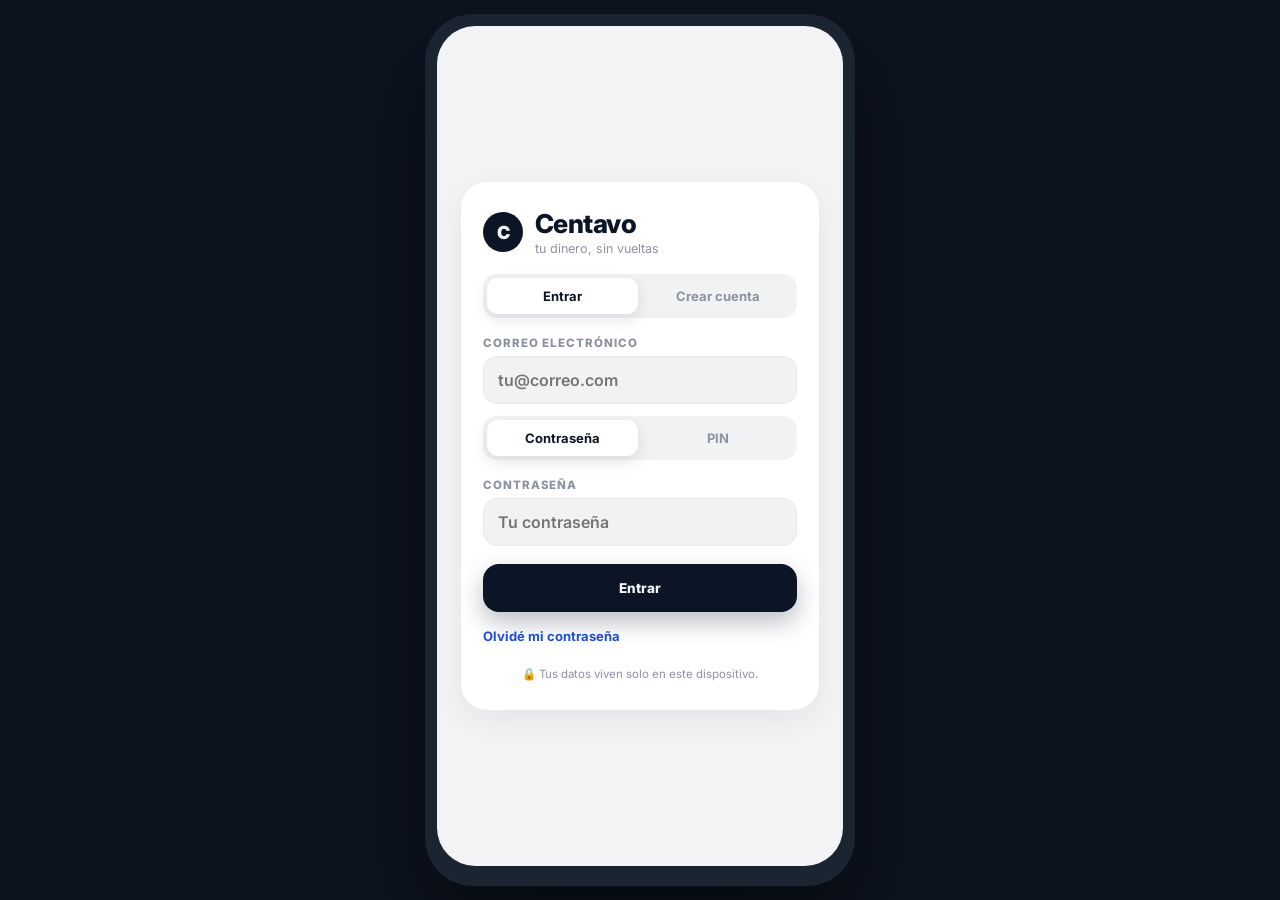
<file: index (2).html>
<!doctype html>
<html lang="es">
<head>
<meta charset="utf-8" />
<meta name="viewport" content="width=device-width, initial-scale=1, viewport-fit=cover" />
<meta name="theme-color" content="#0d1420" />
<title>Centavo · Presupuesto simple</title>
<link rel="preconnect" href="https://fonts.googleapis.com" />
<link rel="preconnect" href="https://fonts.gstatic.com" crossorigin />
<link href="https://fonts.googleapis.com/css2?family=Inter:wght@400;500;600;700;800;900&display=swap" rel="stylesheet" />
<style>
  :root {
    --frame:#1b2431; --bg:#f2f3f5; --card:#ffffff; --card-hero:#fbfbfd; --pill:#f1f2f4;
    --ink:#0b1526; --ink-soft:#2a3444; --muted:#8b93a0; --line:#e8eaee; --line-soft:#eef0f3;
    --green:#10b981; --red:#ef4444; --accent:#1d4ed8;
    --blue-soft:#dbeafe; --blue-bg:#eff6ff; --blue-line:#dbeafe; --blue-text:#1e40af;
    --purple-soft:#ede9fe; --amber-soft:#fef3c7; --green-soft:#d1fae5; --orange-soft:#ffedd5;
    --pink-soft:#fce7f3; --cyan-soft:#cffafe;
    --shadow-card:0 10px 30px rgba(15,23,42,.06); --shadow-btn:0 6px 16px rgba(15,23,42,.10);
    --shadow-nav:0 14px 34px rgba(15,23,42,.14); --modal-bg:rgba(15,23,42,.45);
    --safe-b:env(safe-area-inset-bottom,0px);
  }
  body.dark {
    --frame:#05070c; --bg:#0b0f17; --card:#151b26; --card-hero:#171d29; --pill:#1d2430;
    --ink:#e8ecf4; --ink-soft:#c8d1e0; --muted:#7a8394; --line:#242c3a; --line-soft:#1d2430;
    --green:#34d399; --red:#f87171; --accent:#60a5fa;
    --blue-soft:#1e293b; --blue-bg:#111a2e; --blue-line:#1e3a8a44; --blue-text:#93c5fd;
    --purple-soft:#271e3e; --amber-soft:#3a2a11; --green-soft:#103024; --orange-soft:#331e0f;
    --pink-soft:#3a1e2c; --cyan-soft:#0f2a34;
    --shadow-card:0 10px 30px rgba(0,0,0,.35); --shadow-btn:0 6px 16px rgba(0,0,0,.35);
    --shadow-nav:0 14px 34px rgba(0,0,0,.45); --modal-bg:rgba(0,0,0,.65);
  }
  * { box-sizing:border-box; -webkit-tap-highlight-color:transparent; }
  html,body { margin:0; background:#0d1420; font-family:Inter,-apple-system,BlinkMacSystemFont,"Segoe UI",Roboto,sans-serif; color:var(--ink); }
  body { display:flex; justify-content:center; min-height:100vh; min-height:100dvh; padding:14px; }
  .phone { width:min(430px,100%); background:var(--frame); border-radius:48px; padding:12px; box-shadow:0 40px 90px rgba(0,0,0,.5); }
  .screen { position:relative; background:var(--bg); border-radius:38px; overflow:hidden; height:min(880px,calc(100vh - 60px)); height:min(880px,calc(100dvh - 60px)); min-height:640px; display:flex; flex-direction:column; }
  .view{display:none;} .view.active{display:flex;flex-direction:column;}
  .topbar{display:flex;justify-content:space-between;align-items:center;padding:20px 20px 14px;flex-shrink:0;gap:10px;}
  .brand{display:flex;align-items:center;gap:12px;min-width:0;}
  .logo{width:40px;height:40px;border-radius:50%;background:var(--ink);color:var(--bg);display:grid;place-items:center;font-weight:900;font-size:18px;flex-shrink:0;}
  .brand h1{margin:0;font-size:19px;font-weight:800;letter-spacing:-.02em;white-space:nowrap;}
  .top-right{display:flex;gap:8px;align-items:center;flex-shrink:0;}
  .chip{font-size:11px;font-weight:800;padding:7px 11px;border-radius:999px;border:none;cursor:pointer;font-family:Inter,sans-serif;}
  .chip.pro{background:linear-gradient(135deg,#f59e0b,#ef4444);color:#fff;}
  .chip.free{background:var(--pill);color:var(--muted);}
  .bell{width:40px;height:40px;border-radius:50%;border:none;background:var(--card);color:var(--ink);box-shadow:var(--shadow-btn);display:grid;place-items:center;cursor:pointer;flex-shrink:0;}
  .bell:active{transform:scale(.94);}
  .scroll{flex:1;overflow-y:auto;overflow-x:hidden;padding:4px 18px calc(120px + var(--safe-b));scrollbar-width:none;min-width:0;}
  .scroll::-webkit-scrollbar{display:none;}
  .privacy-note{color:var(--muted);font-size:11.5px;text-align:center;margin-top:14px;line-height:1.5;}
  .dash-controls{display:flex;gap:8px;margin-bottom:12px;flex-wrap:wrap;}
  .dash-controls select,.dash-controls input{flex:1;min-width:0;padding:10px 12px;border-radius:12px;border:1px solid var(--line);background:var(--card);color:var(--ink);font-family:Inter,sans-serif;font-size:13px;font-weight:700;outline:none;}
  #dashRange{display:flex;gap:8px;flex:2;}
  .hero{background:var(--card-hero);border-radius:26px;box-shadow:var(--shadow-card);padding:22px;margin-bottom:14px;animation:rise .35s ease both;min-width:0;}
  .hero-label{margin:0;color:var(--muted);font-size:13px;font-weight:600;}
  .hero-amount{margin:6px 0 0;font-size:clamp(32px,10.5vw,46px);font-weight:800;letter-spacing:-.03em;font-variant-numeric:tabular-nums;color:var(--ink);word-break:break-all;}
  .divider{height:1px;background:var(--line);margin:18px 0;}
  .hero-pills{display:grid;grid-template-columns:1fr 1fr;gap:10px;}
  .pill{background:var(--pill);border-radius:16px;padding:13px 14px;min-width:0;}
  .pill-label{display:block;color:var(--muted);font-size:11px;font-weight:800;text-transform:uppercase;letter-spacing:.08em;}
  .pill-value{display:block;margin-top:5px;font-size:clamp(14px,4.4vw,17px);font-weight:800;font-variant-numeric:tabular-nums;color:var(--ink);white-space:nowrap;}
  .hero-extra{margin-top:12px;color:var(--muted);font-size:12.5px;font-weight:600;}
  .green{color:var(--green)!important;} .red{color:var(--red)!important;} .transfer{color:var(--accent)!important;}
  .banner{display:flex;justify-content:space-between;align-items:center;gap:12px;background:var(--blue-bg);border:1px solid var(--blue-line);border-radius:18px;padding:13px 14px;margin-bottom:12px;font-size:12.5px;line-height:1.45;color:var(--blue-text);animation:rise .35s .04s ease both;min-width:0;}
  .banner span{min-width:0;}
  .banner button{flex-shrink:0;border:none;background:var(--card);color:var(--blue-text);font-weight:800;font-size:12px;border-radius:12px;padding:9px 12px;cursor:pointer;box-shadow:var(--shadow-btn);font-family:Inter,sans-serif;}
  .banner.danger{background:rgba(239,68,68,.08);border-color:rgba(239,68,68,.22);color:var(--red);}
  .banner.warning{background:rgba(245,158,11,.08);border-color:rgba(245,158,11,.22);color:#b45309;}
  body.dark .banner.warning{color:#fbbf24;}
  .actions{display:grid;grid-template-columns:1fr 1fr;gap:12px;margin:4px 0 22px;animation:rise .35s .08s ease both;}
  .btn{border-radius:16px;padding:16px 10px;font-family:Inter,sans-serif;font-size:13.5px;font-weight:800;cursor:pointer;transition:transform .12s ease,opacity .12s ease;border:none;text-align:center;white-space:nowrap;}
  .btn:active{transform:scale(.97);}
  .btn.secondary{background:var(--card);color:var(--ink);border:1px solid var(--line);box-shadow:var(--shadow-btn);}
  .btn.primary{background:var(--ink);color:var(--bg);box-shadow:0 10px 24px rgba(11,21,38,.28);}
  .btn.danger{background:var(--red);color:#fff;}
  .btn.block{width:100%;display:block;white-space:normal;}
  .btn.mini{padding:10px 12px;font-size:12px;border-radius:12px;}
  .section-title{margin:4px 0 10px;font-size:12.5px;font-weight:800;text-transform:uppercase;letter-spacing:.1em;color:var(--ink-soft);}
  .section-sub{margin:-6px 0 10px;color:var(--muted);font-size:12px;}
  .list-card{background:var(--card);border-radius:22px;box-shadow:var(--shadow-card);padding:8px 16px;margin-bottom:22px;animation:rise .35s .12s ease both;min-width:0;}
  .row{display:flex;align-items:center;justify-content:space-between;gap:12px;padding:14px 0;border-bottom:1px solid var(--line);cursor:pointer;min-width:0;}
  .row:last-child{border-bottom:none;}
  .row-left{display:flex;align-items:center;gap:12px;min-width:0;flex:1;}
  .row-icon{width:42px;height:42px;border-radius:50%;display:grid;place-items:center;font-size:18px;flex-shrink:0;}
  .row-title{font-size:14px;font-weight:700;letter-spacing:-.01em;color:var(--ink);overflow:hidden;text-overflow:ellipsis;white-space:nowrap;}
  .row-sub{margin-top:3px;color:var(--muted);font-size:12px;overflow:hidden;text-overflow:ellipsis;white-space:nowrap;}
  .row-right{text-align:right;flex-shrink:0;}
  .row-amount{font-size:14.5px;font-weight:800;font-variant-numeric:tabular-nums;white-space:nowrap;color:var(--ink);}
  .row-balance{margin-top:3px;color:var(--muted);font-size:11px;font-weight:700;font-variant-numeric:tabular-nums;}
  .progress{height:6px;border-radius:999px;background:var(--pill);overflow:hidden;margin-top:8px;}
  .progress span{display:block;height:100%;border-radius:999px;}
  .cat-value{min-width:0;flex:1;}
  .total-row{display:flex;justify-content:space-between;padding:13px 0 8px;color:var(--muted);font-size:12.5px;font-weight:700;gap:10px;}
  .total-row strong{color:var(--ink);}
  .empty{text-align:center;padding:24px 10px;color:var(--muted);font-size:13px;line-height:1.5;}
  .empty strong{display:block;color:var(--ink);margin-bottom:4px;font-size:14px;}
  .filters{display:grid;grid-template-columns:1fr 1fr;gap:8px;margin-bottom:14px;}
  .filters select,.filters input{padding:10px 12px;border-radius:12px;border:1px solid var(--line);background:var(--card);color:var(--ink);font-family:Inter,sans-serif;font-size:13px;font-weight:600;outline:none;min-width:0;width:100%;}
  .filters select:focus,.filters input:focus{border-color:var(--accent);}
  .date-group{font-size:11px;font-weight:800;text-transform:uppercase;letter-spacing:.12em;color:var(--muted);margin:10px 2px 4px;}
  .statement-head{display:flex;justify-content:space-between;align-items:center;gap:10px;margin-top:4px;margin-bottom:12px;}
  .statement-summary{display:grid;grid-template-columns:1fr 1fr;gap:8px;margin-bottom:14px;}
  .st-cell{background:var(--card);border-radius:14px;padding:10px 12px;box-shadow:var(--shadow-card);font-size:11px;color:var(--muted);font-weight:800;text-transform:uppercase;letter-spacing:.06em;}
  .st-cell strong{display:block;color:var(--ink);font-size:14px;margin-top:4px;font-variant-numeric:tabular-nums;text-transform:none;letter-spacing:0;}
  .bottom-nav{position:absolute;left:16px;right:16px;bottom:calc(14px + var(--safe-b));display:grid;grid-template-columns:repeat(6,1fr);gap:3px;background:var(--card);border-radius:22px;padding:6px;box-shadow:var(--shadow-nav);z-index:20;}
  .nav-btn{border:none;background:transparent;color:var(--muted);font-family:Inter,sans-serif;font-size:10px;font-weight:700;border-radius:16px;padding:12px 0;cursor:pointer;transition:all .15s ease;white-space:nowrap;min-width:0;}
  .nav-btn.active{background:var(--ink);color:var(--bg);font-weight:800;}
  .fab{position:absolute;right:26px;bottom:calc(94px + var(--safe-b));width:58px;height:58px;border-radius:50%;border:none;background:var(--ink);color:var(--bg);font-size:28px;font-weight:800;cursor:pointer;box-shadow:0 14px 30px rgba(11,21,38,.35);z-index:15;}
  .fab:active{transform:scale(.92);}
  .center-screen{flex:1;display:flex;flex-direction:column;align-items:center;justify-content:center;padding:24px;overflow-y:auto;}
  .auth-card{width:100%;max-width:420px;background:var(--card);border-radius:26px;padding:26px 22px;box-shadow:var(--shadow-card);}
  .auth-card h1{margin:0 0 2px;font-size:26px;font-weight:800;letter-spacing:-.02em;}
  .auth-tabs{display:grid;grid-template-columns:1fr 1fr;gap:4px;background:var(--pill);border-radius:14px;padding:4px;margin-bottom:18px;}
  .auth-tabs.three{grid-template-columns:1fr 1fr 1fr;}
  .auth-tab{border:none;background:transparent;color:var(--muted);font-family:Inter,sans-serif;font-size:13px;font-weight:700;padding:10px;border-radius:11px;cursor:pointer;}
  .auth-tab.active{background:var(--card);color:var(--ink);box-shadow:var(--shadow-btn);}
  label{display:block;font-size:11.5px;font-weight:800;text-transform:uppercase;letter-spacing:.08em;color:var(--muted);margin:14px 0 6px;}
  input,select,textarea{width:100%;background:var(--pill);color:var(--ink);border:1px solid var(--line);border-radius:14px;padding:13px 14px;font-size:16px;font-family:Inter,sans-serif;font-weight:600;outline:none;min-width:0;}
  input:focus,select:focus{border-color:var(--accent);}
  .help-text{color:var(--muted);font-size:12.5px;line-height:1.5;margin:8px 0 12px;}
  .link-btn{background:none;border:none;color:var(--accent);font-weight:700;cursor:pointer;padding:8px 0;font-size:13px;font-family:Inter,sans-serif;}
  .code-banner{background:var(--blue-bg);border:1px dashed var(--blue-line);border-radius:12px;padding:10px 12px;color:var(--blue-text);font-size:13px;font-weight:700;margin-bottom:12px;}
  .onb-hero{font-size:48px;margin-bottom:8px;text-align:center;}
  .onb-title{font-size:22px;font-weight:800;letter-spacing:-.02em;text-align:center;margin:0 0 8px;}
  .onb-desc{color:var(--muted);font-size:14px;line-height:1.55;text-align:center;margin:0 0 18px;}
  .step-dots{display:flex;gap:6px;justify-content:center;margin-top:18px;}
  .dot{width:8px;height:8px;border-radius:999px;background:var(--line);transition:all .2s ease;}
  .dot.active{background:var(--ink);width:24px;}
  .modal{position:fixed;inset:0;display:none;align-items:flex-end;justify-content:center;background:var(--modal-bg);backdrop-filter:blur(8px);-webkit-backdrop-filter:blur(8px);z-index:100;}
  .modal.open{display:flex;}
  .modal-sheet{width:min(460px,100vw);background:var(--card);color:var(--ink);border-radius:30px 30px 0 0;padding:22px 20px calc(26px + var(--safe-b));max-height:88vh;max-height:88dvh;overflow-y:auto;animation:slideUp .3s ease-out;}
  @keyframes slideUp{from{transform:translateY(100%);}to{transform:translateY(0);}}
  .modal-top{display:flex;justify-content:space-between;align-items:center;margin-bottom:14px;gap:10px;}
  .modal-top h3{margin:0;font-size:19px;font-weight:800;letter-spacing:-.02em;}
  .close-btn{border:none;background:var(--pill);color:var(--ink);width:34px;height:34px;border-radius:50%;cursor:pointer;font-size:15px;font-weight:700;flex-shrink:0;}
  .chips{display:flex;flex-wrap:wrap;gap:8px;margin:8px 0 12px;}
  .chip-pick{border:1px solid var(--line);background:var(--pill);color:var(--ink);border-radius:999px;padding:9px 13px;font-size:13px;font-weight:700;cursor:pointer;font-family:Inter,sans-serif;}
  .chip-pick.selected{background:var(--ink);color:var(--bg);border-color:var(--ink);}
  .chip-pick.mini{padding:7px 11px;font-size:12px;}
  .amount-row{display:flex;align-items:center;gap:8px;background:var(--pill);border:1px solid var(--line);border-radius:18px;padding:4px 16px;margin-bottom:12px;min-width:0;}
  .amount-row span{font-size:26px;font-weight:800;color:var(--muted);}
  .amount-row input{border:none;background:transparent;font-size:clamp(26px,9vw,38px);font-weight:800;padding:14px 0;width:100%;letter-spacing:-.02em;}
  .check{display:flex;align-items:center;gap:10px;margin:14px 0;font-size:13.5px;font-weight:600;}
  .check input{width:auto;accent-color:var(--ink);transform:scale(1.3);}
  .setting-row{display:flex;justify-content:space-between;align-items:center;padding:14px 0;border-bottom:1px solid var(--line);gap:12px;}
  .setting-row:last-child{border-bottom:none;}
  .setting-row .label-group{min-width:0;flex:1;}
  .setting-row strong{display:block;font-size:14px;font-weight:700;}
  .setting-row span{display:block;color:var(--muted);font-size:12.5px;margin-top:2px;}
  .switch{position:relative;width:44px;height:26px;background:var(--pill);border:1px solid var(--line);border-radius:999px;cursor:pointer;transition:background .2s ease;flex-shrink:0;}
  .switch::after{content:'';position:absolute;top:2px;left:2px;width:20px;height:20px;border-radius:50%;background:var(--muted);transition:all .2s ease;}
  .switch.on{background:var(--ink);border-color:var(--ink);}
  .switch.on::after{left:20px;background:var(--bg);}
  .toast{position:fixed;left:50%;transform:translateX(-50%);bottom:calc(110px + var(--safe-b));background:var(--ink);color:var(--bg);border-radius:14px;padding:11px 16px;font-size:13px;font-weight:700;z-index:300;display:none;box-shadow:0 12px 30px rgba(0,0,0,.35);max-width:calc(100vw - 40px);text-align:center;}
  .toast.show{display:block;animation:toastIn .25s ease;}
  @keyframes rise{from{opacity:0;transform:translateY(10px);}to{opacity:1;transform:translateY(0);}}
  @keyframes toastIn{from{opacity:0;transform:translate(-50%,10px);}to{opacity:1;transform:translate(-50%,0);}}
  .hidden{display:none!important;}
  @media (max-width:480px){
    body{padding:0;}
    .phone{width:100%;height:100vh;height:100dvh;border-radius:0;padding:0;box-shadow:none;}
    .screen{border-radius:0;height:100vh;height:100dvh;min-height:100vh;min-height:100dvh;}
    .center-screen{padding:18px;} .auth-card{padding:22px 18px;}
  }
  @media (max-width:360px){
    .topbar{padding:16px 14px 10px;} .scroll{padding-left:14px;padding-right:14px;}
    .hero{padding:18px;} .actions{gap:8px;} .btn{font-size:12.5px;padding:14px 8px;}
    .nav-btn{font-size:9px;} .fab{right:16px;}
  }
  @media print{
    :root,body.dark{--bg:#fff;--card:#fff;--card-hero:#fff;--pill:#f2f2f2;--ink:#000;--ink-soft:#000;--muted:#555;--line:#bbb;--line-soft:#eee;--green:#067647;--red:#b42318;--shadow-card:none;--shadow-btn:none;--shadow-nav:none;}
    body{background:#fff!important;padding:0;}
    .phone{width:100%;height:auto;padding:0;border-radius:0;box-shadow:none;background:#fff;}
    .screen{height:auto;overflow:visible;border-radius:0;background:#fff;}
    .scroll{overflow:visible;padding:0;}
    .topbar,.bottom-nav,.fab,.toast,.modal,.banner,.no-print,.dash-controls{display:none!important;}
    .tab-view{display:none!important;} #tab-movimientos{display:block!important;}
    .list-card{box-shadow:none;border:1px solid #ccc;border-radius:12px;}
    .st-cell{box-shadow:none;border:1px solid #ccc;} .row{break-inside:avoid;}
  }
</style>
</head>
<body>
<div class="phone">

  <!-- AUTH -->
  <div id="screen-auth" class="screen view active">
    <div class="center-screen">
      <div class="auth-card">
        <div style="display:flex;align-items:center;gap:12px;margin-bottom:18px;">
          <div class="logo">C</div>
          <div><h1>Centavo</h1><div style="color:var(--muted);font-size:12.5px;">tu dinero, sin vueltas</div></div>
        </div>
        <div class="auth-tabs">
          <button id="authTabLogin" class="auth-tab active" onclick="setAuthMode('login')">Entrar</button>
          <button id="authTabRegister" class="auth-tab" onclick="setAuthMode('register')">Crear cuenta</button>
        </div>
        <div id="authLogin">
          <label>Correo electrónico</label>
          <input id="loginEmail" type="email" placeholder="tu@correo.com" autocomplete="email" />
          <div class="auth-tabs" style="margin-top:12px;">
            <button id="loginMethodPassword" class="auth-tab active" onclick="setLoginMethod('password')">Contraseña</button>
            <button id="loginMethodPin" class="auth-tab" onclick="setLoginMethod('pin')">PIN</button>
          </div>
          <div id="loginPasswordField"><label>Contraseña</label><input id="loginPasswordInput" type="password" placeholder="Tu contraseña" autocomplete="current-password" /></div>
          <div id="loginPinField" class="hidden"><label>PIN</label><input id="loginPinInput" type="password" maxlength="4" inputmode="numeric" placeholder="••••" /></div>
          <button class="btn primary block" style="margin-top:18px;" onclick="loginUser()">Entrar</button>
          <button class="link-btn" onclick="showForgot()" style="display:block;text-align:center;margin-top:8px;">Olvidé mi contraseña</button>
        </div>
        <div id="authRegister" class="hidden">
          <label>Nombre</label><input id="registerName" type="text" placeholder="Tu nombre" />
          <label>Correo electrónico</label><input id="registerEmail" type="email" placeholder="tu@correo.com" />
          <label>Contraseña</label><input id="registerPassword" type="password" placeholder="Mínimo 4 caracteres" />
          <label>Confirmar contraseña</label><input id="registerConfirm" type="password" placeholder="Repite tu contraseña" />
          <label>PIN opcional (4 dígitos)</label><input id="registerPin" type="password" maxlength="4" inputmode="numeric" placeholder="Entrada rápida" />
          <button class="btn primary block" style="margin-top:18px;" onclick="registerUser()">Crear cuenta</button>
        </div>
        <div id="authForgot" class="hidden">
          <h1 style="font-size:20px;margin-bottom:4px;">Recuperar contraseña</h1>
          <p class="help-text">Escribe tu correo. En producción recibirías un código; aquí aparece como demo.</p>
          <div id="forgotStep1">
            <label>Correo electrónico</label><input id="forgotEmail" type="email" placeholder="tu@correo.com" />
            <button class="btn primary block" style="margin-top:14px;" onclick="requestResetCode()">Enviar código</button>
            <button class="link-btn" onclick="setAuthMode('login')" style="display:block;text-align:center;margin-top:4px;">Volver</button>
          </div>
          <div id="forgotStep2" class="hidden">
            <div id="resetDemoCode" class="code-banner"></div>
            <label>Código recibido</label><input id="resetCode" type="text" placeholder="123456" />
            <label>Nueva contraseña</label><input id="newPassword" type="password" />
            <label>Confirmar nueva contraseña</label><input id="newPasswordConfirm" type="password" />
            <button class="btn primary block" style="margin-top:14px;" onclick="performReset()">Cambiar contraseña</button>
          </div>
        </div>
        <div class="privacy-note">🔒 Tus datos viven solo en este dispositivo.</div>
      </div>
    </div>
  </div>

  <!-- LOCK -->
  <div id="screen-lock" class="screen view">
    <div class="center-screen">
      <div class="auth-card" style="text-align:center;">
        <div class="onb-hero">🔒</div>
        <div class="onb-title">Hola, <span id="lockUserName"></span></div>
        <p class="onb-desc">Escribe tu PIN para entrar a Centavo.</p>
        <input id="lockPinInput" type="password" maxlength="4" inputmode="numeric" placeholder="••••" />
        <button class="btn primary block" style="margin-top:14px;" onclick="unlockPin()">Desbloquear</button>
        <button class="link-btn" onclick="lockUsePassword()" style="display:block;text-align:center;margin-top:6px;">Usar contraseña</button>
      </div>
    </div>
  </div>

  <!-- ONBOARDING -->
  <div id="screen-onboarding" class="screen view">
    <div class="center-screen">
      <div class="auth-card">
        <div id="onbStep1">
          <div class="onb-hero">🪙</div>
          <div class="onb-title">Bienvenido a Centavo</div>
          <p class="onb-desc">Sabe cuánto entró, cuánto salió y cuánto te queda. Sin vueltas.<br>🔒 Tus datos viven solo en este dispositivo.</p>
        </div>
        <div id="onbStep2" class="hidden">
          <div class="onb-hero">✨</div>
          <div class="onb-title">Registra en segundos</div>
          <p class="onb-desc">Toca "Gasté" o "Entró", escribe el monto y listo. Tarjetas, categorías y recordatorios incluidos.</p>
        </div>
        <div id="onbStep3" class="hidden">
          <div class="onb-hero">🚀</div>
          <div class="onb-title">¿Cómo empezamos?</div>
          <p class="onb-desc">Explora con datos de ejemplo o empieza desde cero.</p>
          <button class="btn primary block" onclick="chooseOnboarding('examples')">Explorar con ejemplos</button>
          <button class="btn secondary block" style="margin-top:8px;" onclick="chooseOnboarding('empty')">Empezar desde cero</button>
        </div>
        <button id="onbNext" class="btn primary block" onclick="nextOnboarding()">Siguiente</button>
        <div class="step-dots"><div id="dot1" class="dot active"></div><div id="dot2" class="dot"></div><div id="dot3" class="dot"></div></div>
      </div>
    </div>
  </div>

  <!-- APP -->
  <div id="screen-app" class="screen view">
    <header class="topbar">
      <div class="brand"><div class="logo">C</div><h1>Centavo</h1></div>
      <div class="top-right">
        <button id="planBadge" class="chip free" onclick="openPaywall()">Gratis</button>
        <button class="bell" onclick="switchTab('mas')" aria-label="Ajustes">
          <svg width="18" height="18" viewBox="0 0 24 24" fill="none" stroke="currentColor" stroke-width="2" stroke-linecap="round" stroke-linejoin="round"><circle cx="12" cy="12" r="3"/><path d="M19.4 15a1.65 1.65 0 0 0 .33 1.82l.06.06a2 2 0 1 1-2.83 2.83l-.06-.06a1.65 1.65 0 0 0-1.82-.33 1.65 1.65 0 0 0-1 1.51V21a2 2 0 1 1-4 0v-.09A1.65 1.65 0 0 0 9 19.4a1.65 1.65 0 0 0-1.82.33l-.06.06a2 2 0 1 1-2.83-2.83l.06-.06a1.65 1.65 0 0 0 .33-1.82 1.65 1.65 0 0 0-1.51-1H3a2 2 0 1 1 0-4h.09A1.65 1.65 0 0 0 4.6 9a1.65 1.65 0 0 0-.33-1.82l-.06-.06a2 2 0 1 1 2.83-2.83l.06.06a1.65 1.65 0 0 0 1.82.33H9a1.65 1.65 0 0 0 1-1.51V3a2 2 0 1 1 4 0v.09a1.65 1.65 0 0 0 1 1.51 1.65 1.65 0 0 0 1.82-.33l.06-.06a2 2 0 1 1 2.83 2.83l-.06.06a1.65 1.65 0 0 0-.33 1.82V9a1.65 1.65 0 0 0 1.51 1H21a2 2 0 1 1 0 4h-.09a1.65 1.65 0 0 0-1.51 1z"/></svg>
        </button>
      </div>
    </header>

    <div class="scroll">

      <!-- INICIO -->
      <section id="tab-inicio" class="tab-view">
        <div class="dash-controls no-print">
          <select id="dashPeriod" onchange="setDashPeriod(this.value)">
            <option value="current">Este mes</option><option value="previous">Mes pasado</option><option value="range">Rango personalizado</option>
          </select>
          <div id="dashRange" class="hidden"><input type="date" id="dashFrom" onchange="setDashRange()" /><input type="date" id="dashTo" onchange="setDashRange()" /></div>
        </div>
        <section class="hero">
          <p class="hero-label" id="heroLabel">Balance disponible</p>
          <div class="hero-amount" id="availableValue">$0.00</div>
          <div class="divider"></div>
          <div class="hero-pills">
            <div class="pill"><span class="pill-label">Ingresos</span><span class="pill-value green" id="incomeValue">+$0.00</span></div>
            <div class="pill"><span class="pill-label">Gastos</span><span class="pill-value red" id="expenseValue">-$0.00</span></div>
          </div>
          <div class="hero-extra hidden" id="heroExtra"></div>
        </section>
        <div id="sampleBanner" class="banner hidden"><span>Estás viendo datos de ejemplo para que explores la app sin miedo.</span><button onclick="clearSample()">Borrarlos</button></div>
        <div id="alertArea"></div>
        <div class="actions">
          <button class="btn secondary" onclick="openMovementModal(null,'expense')">− Registrar Gasto</button>
          <button class="btn primary" onclick="openMovementModal(null,'income')">+ Añadir Ingreso</button>
        </div>
        <h2 class="section-title">Próximos compromisos</h2>
        <div class="list-card"><div id="homePaymentsList"></div></div>
        <h2 class="section-title">¿En qué se va tu dinero?</h2>
        <p class="section-sub">Toca una categoría para ver subcategorías y comercios</p>
        <div class="list-card">
          <div id="homeCategoryList"></div>
          <div class="total-row"><span id="homeSpentLabel">Gastado este mes</span><strong id="homeSpent">$0.00</strong></div>
        </div>
        <h2 class="section-title">Insights</h2>
        <div class="list-card" id="insightList"></div>
      </section>

      <!-- ESTADO DE CUENTA -->
      <section id="tab-movimientos" class="tab-view" style="display:none;">
        <div class="statement-head">
          <div style="min-width:0;"><h2 class="section-title" style="margin:0 0 2px;">Estado de cuenta</h2><div class="row-sub" id="statementPeriod">Este mes</div></div>
          <div style="display:flex;gap:6px;">
            <button class="btn secondary mini no-print" onclick="duplicateLast()">⧉ Último</button>
            <button class="btn secondary mini no-print" onclick="window.print()">🖨️ Imprimir</button>
          </div>
        </div>
        <div class="filters no-print">
          <select id="periodSelect" onchange="setPeriod(this.value)">
            <option value="current">Este mes</option><option value="previous">Mes pasado</option><option value="month">Mes específico</option><option value="range">Rango de fechas</option><option value="all">Todo</option>
          </select>
          <select id="typeFilter" onchange="setTypeFilter(this.value)">
            <option value="all">Todos</option><option value="expense">Gastos</option><option value="income">Ingresos</option><option value="transfer">Transferencias</option>
          </select>
          <input type="month" id="monthInput" class="hidden" onchange="setMonth(this.value)" />
          <select id="categoryFilter" onchange="setCategoryFilter(this.value)"></select>
          <input id="searchInput" type="text" placeholder="Buscar" oninput="setSearch(this.value)" />
        </div>
        <div id="rangeInputs" class="filters no-print hidden" style="margin-top:-6px;"><input type="date" id="fromInput" onchange="setRange()" /><input type="date" id="toInput" onchange="setRange()" /></div>
        <div class="statement-summary">
          <div class="st-cell">Saldo inicial<strong id="stInitial">$0.00</strong></div>
          <div class="st-cell">Saldo final<strong id="stFinal">$0.00</strong></div>
          <div class="st-cell">Total entró<strong class="green" id="stIn">$0.00</strong></div>
          <div class="st-cell">Total salió<strong class="red" id="stOut">$0.00</strong></div>
        </div>
        <div class="list-card"><div id="movementList"></div></div>
      </section>

      <!-- PAGOS -->
      <section id="tab-pagos" class="tab-view" style="display:none;">
        <div style="display:flex;justify-content:space-between;align-items:center;margin-top:4px;margin-bottom:10px;gap:10px;">
          <h2 class="section-title" style="margin:0;">Próximos pagos</h2>
          <button class="btn primary mini" onclick="openPaymentModal()">+ Añadir</button>
        </div>
        <p class="section-sub">Gastos programados que te recuerdan antes de vencer.</p>
        <div class="list-card"><div id="paymentsList"></div></div>
        <button class="btn secondary block" onclick="openTemplates()">📋 Plantillas de compromisos fijos</button>
      </section>

      <!-- TARJETAS -->
      <section id="tab-tarjetas" class="tab-view" style="display:none;">
        <div style="display:flex;justify-content:space-between;align-items:center;margin-top:4px;margin-bottom:10px;gap:10px;">
          <h2 class="section-title" style="margin:0;">Tarjetas de crédito</h2>
          <button class="btn primary mini" onclick="openCardModal()">+ Tarjeta</button>
        </div>
        <p class="section-sub">Solo seguimiento: no afecta gastos ni presupuestos.</p>
        <div class="list-card"><div id="cardsList"></div></div>
      </section>

      <!-- PRESUPUESTO -->
      <section id="tab-presupuesto" class="tab-view" style="display:none;">
        <h2 class="section-title" style="margin-top:4px;">Presupuestos</h2>
        <p class="section-sub">Pon límites por categoría.</p>
        <div class="list-card" id="budgetList"></div>
        <button class="btn secondary block" onclick="addCategory()">+ Nueva categoría personalizada</button>
        <h2 class="section-title" style="margin-top:24px;">Recurrentes</h2>
        <p class="section-sub">Aplica tus movimientos recurrentes del mes.</p>
        <button class="btn primary block" onclick="applyRecurrences()">Aplicar recurrentes</button>
      </section>

      <!-- MÁS -->
      <section id="tab-mas" class="tab-view" style="display:none;">
        <h2 class="section-title" style="margin-top:4px;">Cuenta</h2>
        <div class="list-card">
          <div class="setting-row"><div class="label-group"><strong id="accountName"></strong><span id="accountEmail"></span></div><button id="planBadge2" class="chip free" onclick="openPaywall()">Gratis</button></div>
          <div class="setting-row"><div class="label-group"><strong>Plan</strong><span id="planDescription"></span></div></div>
          <div class="setting-row"><div class="label-group"><strong>Cerrar sesión</strong></div><button class="btn secondary mini" onclick="logout()">Salir</button></div>
        </div>
        <h2 class="section-title" style="margin-top:24px;">Apariencia</h2>
        <div class="list-card">
          <div class="setting-row"><div class="label-group"><strong>Modo oscuro</strong></div><div id="themeSwitch" class="switch" onclick="toggleTheme()"></div></div>
          <div class="setting-row"><div class="label-group"><strong>Moneda</strong></div>
            <select id="currencySelect" style="width:auto;padding:9px 12px;" onchange="setCurrency(this.value)"><option value="$">$</option><option value="€">€</option><option value="£">£</option><option value="S/">S/</option><option value="MX$">MX$</option></select>
          </div>
        </div>
        <h2 class="section-title" style="margin-top:24px;">Seguridad</h2>
        <div class="list-card">
          <div class="setting-row"><div class="label-group"><strong>Bloquear con PIN</strong></div><div id="pinSwitch" class="switch" onclick="togglePinLock()"></div></div>
          <div class="setting-row"><div class="label-group"><strong>Configurar PIN</strong></div><button class="btn secondary mini" onclick="setPin()">Cambiar</button></div>
        </div>
        <h2 class="section-title" style="margin-top:24px;">Datos</h2>
        <div class="list-card">
          <div class="setting-row"><div class="label-group"><strong>Privacidad</strong><span>Tus datos viven solo en este dispositivo.</span></div></div>
          <div class="setting-row"><div class="label-group"><strong>Exportar JSON</strong></div><button class="btn secondary mini" onclick="exportJSON()">Exportar</button></div>
          <div class="setting-row"><div class="label-group"><strong>Exportar CSV</strong></div><button class="btn secondary mini" onclick="exportCSV()">Exportar</button></div>
          <div class="setting-row"><div class="label-group"><strong>Importar JSON</strong></div>
            <label class="btn secondary mini" style="margin:0;cursor:pointer;">Importar<input type="file" accept="application/json" style="display:none;" onchange="importJSON(event)" /></label>
          </div>
          <div class="setting-row"><div class="label-group"><strong>Reiniciar mis datos</strong></div><button class="btn secondary mini" onclick="resetMyData()">Reiniciar</button></div>
          <div class="setting-row"><div class="label-group"><strong>🧪 Autopruebas</strong><span>Control de calidad interno</span></div><button class="btn secondary mini" onclick="runSelfTest()">Ejecutar</button></div>
        </div>
      </section>

    </div>

    <button class="fab" onclick="openMovementModal()">+</button>

    <nav class="bottom-nav">
      <button class="nav-btn active" data-tab="inicio" onclick="switchTab('inicio')">Inicio</button>
      <button class="nav-btn" data-tab="movimientos" onclick="switchTab('movimientos')">Cuenta</button>
      <button class="nav-btn" data-tab="pagos" onclick="switchTab('pagos')">Pagos</button>
      <button class="nav-btn" data-tab="tarjetas" onclick="switchTab('tarjetas')">Tarjetas</button>
      <button class="nav-btn" data-tab="presupuesto" onclick="switchTab('presupuesto')">Presup.</button>
      <button class="nav-btn" data-tab="mas" onclick="switchTab('mas')">Ajustes</button>
    </nav>
  </div>
</div>

<!-- MODAL MOVIMIENTO -->
<div id="movementModal" class="modal">
  <div class="modal-sheet">
    <div class="modal-top"><h3 id="movementModalTitle">Nuevo movimiento</h3><button class="close-btn" onclick="closeModal('movementModal')">✕</button></div>
    <div class="auth-tabs three">
      <button id="btnExpense" class="auth-tab active" onclick="setMovementType('expense')">Gasto</button>
      <button id="btnIncome" class="auth-tab" onclick="setMovementType('income')">Ingreso</button>
      <button id="btnTransfer" class="auth-tab" onclick="setMovementType('transfer')">Transfer.</button>
    </div>
    <p class="help-text hidden" id="transferHint">Sale de tu disponible, pero no cuenta como gasto (ej. dinero dado a otra persona).</p>
    <label>Monto</label>
    <div class="amount-row"><span id="amountSymbol">$</span><input id="amountInput" type="number" inputmode="decimal" min="0" step="0.01" placeholder="0.00" /></div>
    <div class="chips" id="quickAmounts">
      <button type="button" class="chip-pick mini" onclick="addQuick(5)">+5</button>
      <button type="button" class="chip-pick mini" onclick="addQuick(10)">+10</button>
      <button type="button" class="chip-pick mini" onclick="addQuick(20)">+20</button>
      <button type="button" class="chip-pick mini" onclick="addQuick(50)">+50</button>
    </div>
    <label>Categoría</label>
    <div id="categoryChips" class="chips"></div>
    <div id="subBox" class="hidden"><label>Subcategoría (opcional)</label><div id="subChips" class="chips"></div></div>
    <label>Comercio (opcional)</label>
    <input id="merchantInput" type="text" list="merchantList" placeholder="Ej. Walmart, farmacia..." />
    <datalist id="merchantList"></datalist>
    <label>Fecha</label>
    <input id="dateInput" type="date" />
    <label>Nota opcional</label>
    <input id="noteInput" type="text" placeholder="Ej. supermercado, sueldo..." />
    <label class="check"><input id="recurringCheck" type="checkbox" /><span>Repetir cada mes</span></label>
    <div style="display:grid;grid-template-columns:auto 1fr;gap:8px;margin-top:14px;">
      <button id="deleteMovementBtn" class="btn danger hidden" onclick="deleteCurrentMovement()">Borrar</button>
      <button id="saveMovementBtn" class="btn primary" onclick="saveMovement()">Guardar gasto</button>
    </div>
  </div>
</div>

<!-- MODAL PAGO -->
<div id="paymentModal" class="modal">
  <div class="modal-sheet">
    <div class="modal-top"><h3 id="paymentModalTitle">Nuevo pago</h3><button class="close-btn" onclick="closeModal('paymentModal')">✕</button></div>
    <label>Nombre</label><input id="paymentNameInput" type="text" placeholder="Renta, Netflix..." />
    <label>Monto</label>
    <div class="amount-row"><span>$</span><input id="paymentAmountInput" type="number" inputmode="decimal" min="0" step="0.01" placeholder="0.00" /></div>
    <label>Categoría</label><select id="paymentCategorySelect"></select>
    <label>Día del mes</label><select id="paymentDayInput"></select>
    <label class="check"><input id="paymentActiveCheck" type="checkbox" checked /><span>Activo</span></label>
    <label class="check"><input id="reminderCheck" type="checkbox" checked /><span>Recordarme en la fecha</span></label>
    <div style="display:grid;grid-template-columns:auto auto 1fr;gap:8px;margin-top:14px;">
      <button id="deletePaymentBtn" class="btn danger hidden" onclick="deleteCurrentPayment()">Borrar</button>
      <button id="convertBtn" class="btn secondary hidden" onclick="convertToExpense()">💸 Convertir en gasto</button>
      <button class="btn primary" onclick="savePayment()">Guardar pago</button>
    </div>
  </div>
</div>

<!-- MODAL TARJETA -->
<div id="cardModal" class="modal">
  <div class="modal-sheet">
    <div class="modal-top"><h3 id="cardModalTitle">Nueva tarjeta</h3><button class="close-btn" onclick="closeModal('cardModal')">✕</button></div>
    <label>Nombre</label><input id="cardNameInput" type="text" placeholder="Ej. Visa banco X" />
    <label>Límite</label><input id="cardLimitInput" type="number" inputmode="decimal" min="0" step="0.01" placeholder="0.00" />
    <label>Saldo usado</label><input id="cardUsedInput" type="number" inputmode="decimal" min="0" step="0.01" placeholder="0.00" />
    <label>Día de pago</label><select id="cardDayInput"></select>
    <label class="check"><input id="cardReminderCheck" type="checkbox" checked /><span>Recordarme vencimientos</span></label>
    <div style="display:grid;grid-template-columns:auto 1fr;gap:8px;margin-top:14px;">
      <button id="deleteCardBtn" class="btn danger hidden" onclick="deleteCard()">Borrar</button>
      <button class="btn primary" onclick="saveCard()">Guardar tarjeta</button>
    </div>
  </div>
</div>

<!-- MODAL PLANTILLAS -->
<div id="templatesModal" class="modal">
  <div class="modal-sheet">
    <div class="modal-top"><h3>Compromisos fijos</h3><button class="close-btn" onclick="closeModal('templatesModal')">✕</button></div>
    <p class="help-text">Añade en un toque los gastos que se repiten cada mes.</p>
    <div id="templatesList"></div>
  </div>
</div>

<!-- MODAL CATEGORÍA -->
<div id="categoryModal" class="modal">
  <div class="modal-sheet">
    <div class="modal-top"><h3 id="categoryModalTitle">Categoría</h3><button class="close-btn" onclick="closeModal('categoryModal')">✕</button></div>
    <div id="categoryModalSummary" style="color:var(--muted);margin-bottom:12px;"></div>
    <div id="categoryRenameBox"><label>Nombre</label><input id="renameInput" type="text" /><button class="btn secondary block" onclick="renameCategory()">✏️ Renombrar</button></div>
    <div id="categoryBudgetBox"><label>Límite mensual</label><input id="budgetInput" type="number" inputmode="decimal" min="0" step="0.01" placeholder="0.00" /><button class="btn primary block" onclick="saveBudget()">Guardar presupuesto</button></div>
    <h2 class="section-title" style="margin-top:18px;">Subcategorías y comercios</h2>
    <div id="categoryBreakdown"></div>
    <h2 class="section-title" style="margin-top:18px;">Movimientos</h2>
    <div id="categoryMovementList"></div>
    <button class="btn secondary block" style="margin-top:14px;" id="archiveBtn" onclick="archiveCategory()">🗄️ Archivar categoría</button>
  </div>
</div>

<!-- PAYWALL (dormido: FREE_ALL) -->
<div id="paywallModal" class="modal">
  <div class="modal-sheet">
    <div class="modal-top"><h3>Centavo PRO</h3><button class="close-btn" onclick="closeModal('paywallModal')">✕</button></div>
    <p style="color:var(--muted);margin:0 0 14px;font-size:13.5px;">PRO llegará en el futuro. Durante la beta, todo es gratis.</p>
  </div>
</div>

<div id="toast" class="toast"></div>

<script>
  /* ====== CONFIG DE NEGOCIO ======
     FREE_ALL = true  → beta gratuita completa.
     El día que lance PRO: FREE_ALL = false y el gating vuelve solo. */
  const FREE_ALL = true;
  const SCHEMA_VERSION = 3;

  const USERS_KEY='centavo-users-v5', SESSION_KEY='centavo-session-v5', DATA_PREFIX='centavo-data-v5:', THEME_KEY='centavo-theme-v5';
  const FREE_LIMITS={movements:20,budgets:1,payments:3};

  const FIXED_TEMPLATES=[
    {name:'Renta',categoryId:'casa'},{name:'Luz',categoryId:'servicios'},{name:'Agua',categoryId:'servicios'},
    {name:'Internet',categoryId:'servicios'},{name:'Teléfono',categoryId:'servicios'},{name:'Netflix',categoryId:'ocio'},
    {name:'Spotify',categoryId:'ocio'},{name:'Gimnasio',categoryId:'salud'},{name:'Seguro',categoryId:'servicios'}
  ];

  let users=loadUsers(), currentUser=null, data=null;
  let ui={tab:'inicio',dashMode:'current',dashFrom:'',dashTo:'',period:'current',month:'',from:'',to:'',search:'',type:'all',categoryId:null,
    editingId:null,editingPaymentId:null,editingCardId:null,detailCategoryId:null,movementType:'expense',selectedCategory:'comida',selectedSub:null,
    loginMethod:'password',authMode:'login',onbStep:1};

  function isPro(){ return FREE_ALL || !!(currentUser && currentUser.pro); }

  function loadUsers(){try{return JSON.parse(localStorage.getItem(USERS_KEY))||[];}catch{return[];}}
  function saveUsers(){localStorage.setItem(USERS_KEY,JSON.stringify(users));}
  function getUserById(id){return users.find(u=>u.id===id)||null;}
  function getUserByEmail(e){return users.find(u=>u.email===(e||'').toLowerCase().trim())||null;}

  function defaultCategories(){
    return [
      {id:'comida',name:'Comida',emoji:'🍽️',type:'expense',bg:'--orange-soft',color:'#f59e0b',budget:0,subs:[{id:'super',name:'Supermercado'},{id:'rest',name:'Restaurante'},{id:'cafe',name:'Cafetería'}]},
      {id:'transporte',name:'Transporte',emoji:'🚗',type:'expense',bg:'--blue-soft',color:'#3b82f6',budget:0,subs:[{id:'gas',name:'Gasolina'},{id:'pasaje',name:'Pasajes'},{id:'taxi',name:'Taxi'}]},
      {id:'casa',name:'Casa',emoji:'🏠',type:'expense',bg:'--purple-soft',color:'#8b5cf6',budget:0,subs:[{id:'renta',name:'Renta'},{id:'basicos',name:'Servicios básicos'}]},
      {id:'salud',name:'Salud',emoji:'💊',type:'expense',bg:'--pink-soft',color:'#ec4899',budget:0,subs:[{id:'farmacia',name:'Farmacia'},{id:'consulta',name:'Consultas'}]},
      {id:'ocio',name:'Ocio',emoji:'🎬',type:'expense',bg:'--amber-soft',color:'#f59e0b',budget:0,subs:[{id:'cine',name:'Cine'},{id:'stream',name:'Streaming'}]},
      {id:'servicios',name:'Servicios',emoji:'🧾',type:'expense',bg:'--cyan-soft',color:'#06b6d4',budget:0,subs:[{id:'internet',name:'Internet'},{id:'tel',name:'Teléfono'}]},
      {id:'otros-gasto',name:'Otros',emoji:'📦',type:'expense',bg:'--pill',color:'#64748b',budget:0,subs:[]},
      {id:'sueldo',name:'Sueldo',emoji:'💼',type:'income',bg:'--green-soft',color:'#10b981',subs:[]},
      {id:'venta',name:'Venta',emoji:'🏷️',type:'income',bg:'--blue-soft',color:'#3b82f6',subs:[]},
      {id:'regalo',name:'Regalo',emoji:'🎁',type:'income',bg:'--pink-soft',color:'#ec4899',subs:[]},
      {id:'otros-ingreso',name:'Otros',emoji:'✨',type:'income',bg:'--purple-soft',color:'#8b5cf6',subs:[]}
    ];
  }

  function defaultData(user){
    return {schema:SCHEMA_VERSION,userId:user.id,settings:{currency:'$',pinLock:false},onboarding:{completed:false,mode:null},meta:{sample:false},
      categories:defaultCategories(),movements:[],payments:[],cards:[]};
  }

  /* Migraciones: datos viejos → esquema actual */
  function migrate(p){
    p.schema=p.schema||1;
    p.cards=Array.isArray(p.cards)?p.cards:[];
    p.categories=(p.categories||[]).map(c=>({...c,subs:Array.isArray(c.subs)?c.subs:[]}));
    p.movements=(p.movements||[]).map(m=>({...m,subId:m.subId||null,merchant:m.merchant||''}));
    p.schema=SCHEMA_VERSION;
    return p;
  }

  function loadData(userId){
    const user=getUserById(userId); const defaults=defaultData(user);
    try{
      const raw=localStorage.getItem(DATA_PREFIX+userId);
      if(!raw)return defaults;
      let p=JSON.parse(raw);
      if((p.schema||1)<SCHEMA_VERSION)p=migrate(p);
      return {...defaults,...p,settings:{...defaults.settings,...(p.settings||{})},onboarding:{...defaults.onboarding,...(p.onboarding||{})},meta:{...defaults.meta,...(p.meta||{})}};
    }catch{return defaults;}
  }
  function saveData(){if(currentUser&&data)localStorage.setItem(DATA_PREFIX+currentUser.id,JSON.stringify(data));}

  function uid(){return Date.now().toString(36)+Math.random().toString(36).slice(2,8);}
  async function hashText(t){
    if(!t)return '';
    try{if(crypto?.subtle){const b=await crypto.subtle.digest('SHA-256',new TextEncoder().encode(t));return Array.from(new Uint8Array(b)).map(x=>x.toString(16).padStart(2,'0')).join('');}}catch{}
    let h=5381;for(let i=0;i<t.length;i++)h=((h<<5)+h)+t.charCodeAt(i);
    return 'simple_'+Math.abs(h).toString(36);
  }
  function isoDate(d=new Date()){return `${d.getFullYear()}-${String(d.getMonth()+1).padStart(2,'0')}-${String(d.getDate()).padStart(2,'0')}`;}
  function currentMonthKey(){return isoDate().slice(0,7);}
  function previousMonthKey(){const d=new Date();d.setDate(1);d.setMonth(d.getMonth()-1);return `${d.getFullYear()}-${String(d.getMonth()+1).padStart(2,'0')}`;}
  function monthKey(d){return String(d||'').slice(0,7);}
  function daysLeftInMonth(){const n=new Date();const last=new Date(n.getFullYear(),n.getMonth()+1,0).getDate();return last-n.getDate()+1;}
  function formatMoney(a){const v=Number(a||0).toLocaleString('en-US',{minimumFractionDigits:2,maximumFractionDigits:2});return `${(data?.settings?.currency||'$')}${v}`;}
  function todayLabel(){return new Date().toLocaleDateString('es',{day:'numeric',month:'long',year:'numeric'});}
  function getCategory(id){return data.categories.find(c=>c.id===id)||{id:'x',name:'Sin categoría',emoji:'❓',type:'expense',bg:'--pill',color:'#64748b',budget:0,subs:[]};}

  /* Contrato: los resúmenes SOLO leen movements. cards nunca entra aquí. */
  function calcSummary(list){
    return list.reduce((a,m)=>{
      const n=Number(m.amount||0);
      if(m.type==='income')a.income+=n;else if(m.type==='transfer')a.transfer+=n;else a.expense+=n;
      a.available=a.income-a.expense-a.transfer;return a;
    },{income:0,expense:0,transfer:0,available:0});
  }
  function currentMonthMovements(){return data.movements.filter(m=>monthKey(m.date)===currentMonthKey());}
  function getDashMovements(){
    if(ui.dashMode==='previous')return data.movements.filter(m=>monthKey(m.date)===previousMonthKey());
    if(ui.dashMode==='range')return data.movements.filter(m=>(!ui.dashFrom||m.date>=ui.dashFrom)&&(!ui.dashTo||m.date<=ui.dashTo));
    return currentMonthMovements();
  }
  function getPeriodMovements(){
    if(ui.period==='current')return currentMonthMovements();
    if(ui.period==='previous')return data.movements.filter(m=>monthKey(m.date)===previousMonthKey());
    if(ui.period==='month')return data.movements.filter(m=>monthKey(m.date)===ui.month);
    if(ui.period==='range')return data.movements.filter(m=>(!ui.from||m.date>=ui.from)&&(!ui.to||m.date<=ui.to));
    return [...data.movements];
  }
  function getFilteredMovements(){
    let l=getPeriodMovements();
    if(ui.type!=='all')l=l.filter(m=>m.type===ui.type);
    if(ui.categoryId)l=l.filter(m=>m.categoryId===ui.categoryId);
    if(ui.search){const q=ui.search.toLowerCase();l=l.filter(m=>(m.note||'').toLowerCase().includes(q)||(m.merchant||'').toLowerCase().includes(q)||getCategory(m.categoryId).name.toLowerCase().includes(q));}
    return l.sort((a,b)=>b.date.localeCompare(a.date)||(b.createdAt||0)-(a.createdAt||0));
  }
  function runningBalanceMap(){
    const all=[...data.movements].sort((a,b)=>a.date.localeCompare(b.date)||(a.createdAt||0)-(b.createdAt||0));
    let bal=0;const map={};
    all.forEach(m=>{bal+=m.type==='income'?Number(m.amount||0):-Number(m.amount||0);map[m.id]=bal;});
    return map;
  }
  function balanceBefore(ds){return data.movements.filter(m=>m.date<ds).reduce((a,m)=>a+(m.type==='income'?Number(m.amount||0):-Number(m.amount||0)),0);}
  function expenseByCategoryList(l){return l.filter(m=>m.type==='expense').reduce((a,m)=>{a[m.categoryId]=(a[m.categoryId]||0)+Number(m.amount||0);return a;},{});}
  function countBudgets(){return data.categories.filter(c=>c.type==='expense'&&Number(c.budget||0)>0).length;}
  function hasSample(){return data.movements.some(m=>m.sample)||data.payments.some(p=>p.sample);}

  /* ====== UI básica ====== */
  function applyTheme(){const s=localStorage.getItem(THEME_KEY)||'light';document.body.classList.toggle('dark',s==='dark');const sw=document.getElementById('themeSwitch');if(sw)sw.classList.toggle('on',s==='dark');}
  function toggleTheme(){const c=localStorage.getItem(THEME_KEY)||'light';const n=c==='dark'?'light':'dark';localStorage.setItem(THEME_KEY,n);applyTheme();toast(n==='dark'?'Modo oscuro activado':'Modo claro activado');}
  function showScreen(n){document.querySelectorAll('.screen').forEach(s=>s.classList.remove('active'));document.getElementById('screen-'+n).classList.add('active');}
  function switchTab(t){ui.tab=t;document.querySelectorAll('.tab-view').forEach(s=>s.style.display='none');const el=document.getElementById('tab-'+t);if(el)el.style.display='block';document.querySelectorAll('.nav-btn').forEach(b=>b.classList.toggle('active',b.dataset.tab===t));const sc=document.querySelector('#screen-app .scroll');if(sc)sc.scrollTop=0;}
  function toast(m){const el=document.getElementById('toast');el.textContent=m;el.classList.add('show');clearTimeout(el._t);el._t=setTimeout(()=>el.classList.remove('show'),2400);}
  function openModal(id){document.getElementById(id).classList.add('open');}
  function closeModal(id){document.getElementById(id).classList.remove('open');}

  /* ====== AUTH ====== */
  function setAuthMode(m){ui.authMode=m;document.getElementById('authTabLogin').classList.toggle('active',m==='login');document.getElementById('authTabRegister').classList.toggle('active',m==='register');document.getElementById('authLogin').classList.toggle('hidden',m!=='login');document.getElementById('authRegister').classList.toggle('hidden',m!=='register');document.getElementById('authForgot').classList.toggle('hidden',m!=='forgot');if(m!=='forgot'){document.getElementById('forgotStep1').classList.remove('hidden');document.getElementById('forgotStep2').classList.add('hidden');}}
  function setLoginMethod(m){ui.loginMethod=m;document.getElementById('loginMethodPassword').classList.toggle('active',m==='password');document.getElementById('loginMethodPin').classList.toggle('active',m==='pin');document.getElementById('loginPasswordField').classList.toggle('hidden',m!=='password');document.getElementById('loginPinField').classList.toggle('hidden',m!=='pin');}
  function showForgot(){setAuthMode('forgot');}
  async function registerUser(){
    const name=document.getElementById('registerName').value.trim(),email=document.getElementById('registerEmail').value.trim().toLowerCase(),pw=document.getElementById('registerPassword').value,c=document.getElementById('registerConfirm').value,pin=document.getElementById('registerPin').value.trim();
    if(!name)return toast('Escribe tu nombre.');
    if(!/^[^\s@]+@[^\s@]+\.[^\s@]+$/.test(email))return toast('Correo inválido.');
    if(pw.length<4)return toast('Contraseña mínima 4 caracteres.');
    if(pw!==c)return toast('Las contraseñas no coinciden.');
    if(pin&&!/^\d{4}$/.test(pin))return toast('PIN debe ser 4 dígitos.');
    if(getUserByEmail(email))return toast('Este correo ya existe.');
    const user={id:uid(),name,email,passwordHash:await hashText(pw),pinHash:pin?await hashText(pin):'',pro:false,tempCode:'',createdAt:new Date().toISOString()};
    users.push(user);saveUsers();localStorage.setItem(SESSION_KEY,user.id);currentUser=user;data=defaultData(user);saveData();toast('Cuenta creada');enterApp();
  }
  async function loginUser(){
    const email=document.getElementById('loginEmail').value.trim().toLowerCase(),user=getUserByEmail(email);
    if(!user)return toast('No encontramos esa cuenta.');
    if(ui.loginMethod==='password'){if((await hashText(document.getElementById('loginPasswordInput').value))!==user.passwordHash)return toast('Contraseña incorrecta.');}
    else{const pin=document.getElementById('loginPinInput').value;if(!user.pinHash)return toast('Esta cuenta no tiene PIN.');if((await hashText(pin))!==user.pinHash)return toast('PIN incorrecto.');}
    localStorage.setItem(SESSION_KEY,user.id);currentUser=user;data=loadData(user.id);toast('Hola, '+(user.name||'usuario'));enterApp();
  }
  function logout(){localStorage.removeItem(SESSION_KEY);currentUser=null;data=null;setAuthMode('login');showScreen('auth');toast('Sesión cerrada');}
  function requestResetCode(){const email=document.getElementById('forgotEmail').value.trim().toLowerCase(),user=getUserByEmail(email);if(!user)return toast('No encontramos esa cuenta.');const code=String(Math.floor(100000+Math.random()*900000));user.tempCode=code;saveUsers();document.getElementById('resetDemoCode').textContent='Código demo: '+code;document.getElementById('forgotStep1').classList.add('hidden');document.getElementById('forgotStep2').classList.remove('hidden');}
  async function performReset(){const email=document.getElementById('forgotEmail').value.trim().toLowerCase(),code=document.getElementById('resetCode').value.trim(),pw=document.getElementById('newPassword').value,c=document.getElementById('newPasswordConfirm').value,user=getUserByEmail(email);if(!user)return toast('No encontramos esa cuenta.');if(!user.tempCode||user.tempCode!==code)return toast('Código incorrecto.');if(pw.length<4)return toast('Contraseña mínima 4 caracteres.');if(pw!==c)return toast('Las contraseñas no coinciden.');user.passwordHash=await hashText(pw);user.tempCode='';saveUsers();toast('Contraseña actualizada');setAuthMode('login');}

  function renderLock(){document.getElementById('lockUserName').textContent=currentUser.name||currentUser.email;document.getElementById('lockPinInput').value='';}
  async function unlockPin(){if((await hashText(document.getElementById('lockPinInput').value))===currentUser.pinHash){toast('Desbloqueado');enterApp();}else toast('PIN incorrecto');}
  function lockUsePassword(){logout();}

  function renderOnboarding(){['onbStep1','onbStep2','onbStep3'].forEach((id,i)=>document.getElementById(id).classList.toggle('hidden',ui.onbStep!==i+1));['dot1','dot2','dot3'].forEach((id,i)=>document.getElementById(id).classList.toggle('active',ui.onbStep===i+1));document.getElementById('onbNext').classList.toggle('hidden',ui.onbStep===3);}
  function nextOnboarding(){if(ui.onbStep<3){ui.onbStep++;renderOnboarding();}}
  function chooseOnboarding(mode){data.onboarding.completed=true;data.onboarding.mode=mode;if(mode==='examples'){addSampleData();data.meta.sample=true;}else data.meta.sample=false;saveData();showScreen('app');render();switchTab('inicio');}

  function addSampleData(){
    const now=new Date();let t=Date.now();
    const d=day=>isoDate(new Date(now.getFullYear(),now.getMonth(),Math.min(day,now.getDate())));
    const fd=off=>{const x=new Date();x.setDate(x.getDate()+off);return x.getDate();};
    data.movements=[
      {id:uid(),type:'income',amount:3200,categoryId:'sueldo',note:'Sueldo',date:d(1),sample:true,createdAt:t++},
      {id:uid(),type:'expense',amount:300,categoryId:'casa',subId:'renta',merchant:'',note:'Renta',date:d(2),sample:true,createdAt:t++},
      {id:uid(),type:'expense',amount:85.20,categoryId:'comida',subId:'super',merchant:'Walmart',note:'Supermercado',date:d(3),sample:true,createdAt:t++},
      {id:uid(),type:'expense',amount:40,categoryId:'transporte',subId:'gas',merchant:'',note:'Gasolina',date:d(4),sample:true,createdAt:t++},
      {id:uid(),type:'transfer',amount:50,categoryId:'otros-gasto',subId:null,merchant:'',note:'Dinero a mamá',date:d(5),sample:true,createdAt:t++},
      {id:uid(),type:'expense',amount:195,categoryId:'comida',subId:'rest',merchant:'',note:'Restaurante',date:d(5),sample:true,createdAt:t++}
    ];
    data.payments=[
      {id:uid(),name:'Renta',amount:300,categoryId:'casa',dueDay:fd(3),active:true,reminder:true,lastPaidMonth:null,sample:true},
      {id:uid(),name:'Internet',amount:45,categoryId:'servicios',dueDay:fd(6),active:true,reminder:true,lastPaidMonth:null,sample:true}
    ];
    data.cards=[{id:uid(),name:'Visa principal',limit:5000,used:1250,dueDay:fd(4),reminder:true,paidCycle:null,updatedAt:Date.now(),sample:true}];
  }
  function clearSample(){data.movements=data.movements.filter(m=>!m.sample);data.payments=data.payments.filter(p=>!p.sample);data.cards=data.cards.filter(c=>!c.sample);data.meta.sample=false;saveData();render();toast('Datos de ejemplo borrados');}

  async function init(){
    applyTheme();
    setInterval(()=>{if(currentUser&&data)renderSummary();},60000);
    const sid=localStorage.getItem(SESSION_KEY);
    if(sid){const u=getUserById(sid);if(u){currentUser=u;data=loadData(u.id);if(data.settings.pinLock&&u.pinHash){renderLock();showScreen('lock');return;}enterApp();return;}}
    showScreen('auth');
  }
  function enterApp(){if(!data.onboarding.completed){ui.onbStep=1;renderOnboarding();showScreen('onboarding');return;}showScreen('app');render();switchTab('inicio');}

  /* ====== RENDER ====== */
  function render(){if(!currentUser||!data)return;renderHeader();renderSummary();renderBanner();renderAlerts();renderHomePayments();renderHomeCategories();renderInsights();renderCategoryFilter();renderMovements();renderPayments();renderCards();renderBudgets();renderMas();document.getElementById('amountSymbol').textContent=data.settings.currency;}
  function renderHeader(){const b=document.getElementById('planBadge'),b2=document.getElementById('planBadge2');const t=FREE_ALL?'Beta':(currentUser.pro?'PRO':'Gratis');b.textContent=t;b.className='chip '+(t==='Beta'?'free':(currentUser.pro?'pro':'free'));if(b2){b2.textContent=t;b2.className=b.className;}}
  function renderSummary(){
    document.getElementById('heroLabel').textContent='Balance disponible al día '+todayLabel();
    const s=calcSummary(getDashMovements());
    document.getElementById('availableValue').textContent=formatMoney(s.available);
    document.getElementById('incomeValue').textContent='+'+formatMoney(s.income);
    document.getElementById('expenseValue').textContent='-'+formatMoney(s.expense);
    const ex=document.getElementById('heroExtra');let txt='';
    if(ui.dashMode==='current'&&s.available>0)txt+=`Hoy puedes gastar ${formatMoney(s.available/daysLeftInMonth())}.`;
    if(s.transfer>0)txt+=(txt?' · ':'')+`Transferencias: ${formatMoney(s.transfer)}`;
    ex.textContent=txt;ex.classList.toggle('hidden',!txt);
  }
  function setDashPeriod(v){ui.dashMode=v;document.getElementById('dashRange').classList.toggle('hidden',v!=='range');renderSummary();renderHomeCategories();}
  function setDashRange(){ui.dashFrom=document.getElementById('dashFrom').value;ui.dashTo=document.getElementById('dashTo').value;renderSummary();renderHomeCategories();}
  function renderBanner(){document.getElementById('sampleBanner').classList.toggle('hidden',!hasSample());}

  function renderAlerts(){
    const area=document.getElementById('alertArea');
    const s=calcSummary(currentMonthMovements());
    const upcoming=getUpcomingPayments(15);const upTotal=upcoming.reduce((a,b)=>a+Number(b.amount||0),0);
    let html='';
    getReminderPayments().forEach(p=>{const w=p.du===0?'hoy':p.du===1?'mañana':`en ${p.du} días`;html+=`<div class="banner warning"><span>🔔 ${p.name} vence ${w} (${formatMoney(p.amount)}).</span><button onclick="quickConvert('${p.id}')">Pagado</button></div>`;});
    getCardReminders().forEach(c=>{const w=c.du===0?'hoy':c.du===1?'mañana':`en ${c.du} días`;html+=`<div class="banner warning"><span>💳 ${c.name}: pago ${w} (${formatMoney(c.used)}).</span><button onclick="markCardPaid('${c.id}')">Pagada</button></div>`;});
    data.cards.filter(c=>cardOverdue(c)).forEach(c=>{html+=`<div class="banner danger"><span>🚨 ${c.name} aparece vencida este ciclo.</span><button onclick="markCardPaid('${c.id}')">Pagada</button></div>`;});
    if(!hasSample()&&data.movements.length===0)html+=`<div class="banner"><span>Registra tu primer ingreso para empezar.</span><button onclick="openMovementModal(null,'income')">Añadir</button></div>`;
    else if(s.available<0)html+=`<div class="banner danger"><span>Tus salidas superaron tus ingresos este mes.</span></div>`;
    else if(upTotal>s.available&&s.available>0)html+=`<div class="banner danger"><span>Próximos pagos (${formatMoney(upTotal)}) superan tu disponible (${formatMoney(s.available)}).</span></div>`;
    else if(s.income>0&&s.available<=s.income*0.1)html+=`<div class="banner warning"><span>Tu disponible está bajo. Revisa antes de seguir.</span></div>`;
    area.innerHTML=html;
  }

  /* ====== PAGOS ====== */
  function getNextPaymentDate(day){const t=new Date();t.setHours(0,0,0,0);let d=new Date(t.getFullYear(),t.getMonth(),Number(day||1));if(d<t)d=new Date(t.getFullYear(),t.getMonth()+1,Number(day||1));return d;}
  function daysUntil(d){const t=new Date();t.setHours(0,0,0,0);return Math.round((d-t)/86400000);}
  function getReminderPayments(){return data.payments.filter(p=>p.active!==false&&p.reminder!==false&&p.lastPaidMonth!==currentMonthKey()).map(p=>{const nd=getNextPaymentDate(p.dueDay);return{...p,nd,du:daysUntil(nd)};}).filter(p=>p.du<=3).sort((a,b)=>a.nd-b.nd);}
  function getUpcomingPayments(days=15){const t=new Date();t.setHours(0,0,0,0);const l=new Date(t);l.setDate(l.getDate()+days);return data.payments.filter(p=>p.active!==false).map(p=>{const n=getNextPaymentDate(p.dueDay);return{...p,nextDate:n,daysUntil:daysUntil(n)};}).filter(p=>p.nextDate>=t&&p.nextDate<=l).sort((a,b)=>a.nextDate-b.nextDate);}
  function formatPaymentDue(p){const du=p.daysUntil!==undefined?p.daysUntil:p.du;if(du===0)return 'Hoy';if(du===1)return 'Mañana';if(du<7)return `${du} días`;const d=new Date(p.nextDate||p.nd);return ['Dom','Lun','Mar','Mié','Jue','Vie','Sáb'][d.getDay()];}
  function quickConvert(id){const p=data.payments.find(x=>x.id===id);if(!p)return;data.movements.push({id:uid(),type:'expense',amount:Number(p.amount),categoryId:p.categoryId,note:p.name,date:isoDate(),recurring:false,sample:false,createdAt:Date.now(),subId:null,merchant:''});p.lastPaidMonth=currentMonthKey();saveData();render();toast('Compromiso convertido en gasto');}
  function convertToExpense(){const p=data.payments.find(x=>x.id===ui.editingPaymentId);if(!p)return;data.movements.push({id:uid(),type:'expense',amount:Number(p.amount),categoryId:p.categoryId,note:p.name,date:isoDate(),recurring:false,sample:false,createdAt:Date.now(),subId:null,merchant:''});p.lastPaidMonth=currentMonthKey();saveData();render();closeModal('paymentModal');toast('Compromiso convertido en gasto');}
  function renderHomePayments(){
    const up=getUpcomingPayments(15);const el=document.getElementById('homePaymentsList');
    if(!up.length){el.innerHTML='<div class="empty"><strong>Sin pagos próximos</strong>Añade compromisos o usa plantillas.</div>';return;}
    el.innerHTML=up.slice(0,3).map(p=>{const c=getCategory(p.categoryId);return `<div class="row" onclick="openPaymentModal('${p.id}')"><div class="row-left"><div class="row-icon" style="background:var(${c.bg});">${c.emoji}</div><div style="min-width:0;"><div class="row-title">${p.name}${p.reminder!==false?' ⏰':''}</div><div class="row-sub">${formatPaymentDue(p)}</div></div></div><div class="row-right"><div class="row-amount">${formatMoney(p.amount)}</div></div></div>`;}).join('');
  }
  function renderPayments(){
    const el=document.getElementById('paymentsList');
    const list=data.payments.map(p=>({ ...p,nextDate:getNextPaymentDate(p.dueDay),daysUntil:daysUntil(getNextPaymentDate(p.dueDay))})).sort((a,b)=>a.nextDate-b.nextDate);
    if(!list.length){el.innerHTML='<div class="empty"><strong>Sin pagos programados</strong>Añade renta, suscripciones o servicios.</div>';return;}
    el.innerHTML=list.map(p=>{const c=getCategory(p.categoryId);return `<div class="row" onclick="openPaymentModal('${p.id}')"><div class="row-left"><div class="row-icon" style="background:var(${c.bg});">${c.emoji}</div><div style="min-width:0;"><div class="row-title">${p.name}</div><div class="row-sub">${p.active?'Activo':'Inactivo'} · día ${p.dueDay} · ${formatPaymentDue(p)}</div></div></div><div class="row-right"><div class="row-amount">${formatMoney(p.amount)}</div></div></div>`;}).join('');
  }
  function openPaymentModal(id=null,pre=null){
    ui.editingPaymentId=id;const p=id?data.payments.find(x=>x.id===id):null;
    if(!p&&!isPro()&&data.payments.filter(x=>x.active).length>=FREE_LIMITS.payments)return openPaywall();
    document.getElementById('paymentModalTitle').textContent=p?'Editar pago':'Nuevo pago';
    document.getElementById('paymentNameInput').value=p?p.name:(pre?.name||'');
    document.getElementById('paymentAmountInput').value=p?p.amount:'';
    document.getElementById('paymentActiveCheck').checked=p?!!p.active:true;
    document.getElementById('reminderCheck').checked=p?p.reminder!==false:true;
    document.getElementById('deletePaymentBtn').classList.toggle('hidden',!p);
    document.getElementById('convertBtn').classList.toggle('hidden',!p);
    renderPaymentCategoryOptions(pre?.categoryId||p?.categoryId||'casa');
    renderPaymentDayOptions(p?.dueDay||new Date().getDate());
    openModal('paymentModal');
  }
  function renderPaymentCategoryOptions(sel){document.getElementById('paymentCategorySelect').innerHTML=data.categories.filter(c=>c.type==='expense'&&!c.archived).map(c=>`<option value="${c.id}" ${c.id===sel?'selected':''}>${c.emoji} ${c.name}</option>`).join('');}
  function renderPaymentDayOptions(sel){let h='';for(let d=1;d<=31;d++)h+=`<option value="${d}" ${d===sel?'selected':''}>Día ${d}</option>`;document.getElementById('paymentDayInput').innerHTML=h;}
  function savePayment(){
    const name=document.getElementById('paymentNameInput').value.trim(),amount=parseFloat(document.getElementById('paymentAmountInput').value),categoryId=document.getElementById('paymentCategorySelect').value,dueDay=parseInt(document.getElementById('paymentDayInput').value,10),active=document.getElementById('paymentActiveCheck').checked,reminder=document.getElementById('reminderCheck').checked;
    if(!name)return toast('Escribe un nombre');if(!amount||amount<=0)return toast('Monto inválido');
    const ac=data.payments.filter(p=>p.active&&p.id!==ui.editingPaymentId).length;
    if(!isPro()&&active&&ac>=FREE_LIMITS.payments)return openPaywall();
    const ex=ui.editingPaymentId?data.payments.find(p=>p.id===ui.editingPaymentId):null;
    const pay={id:ui.editingPaymentId||uid(),name,amount:Number(amount),categoryId,dueDay,active,reminder,lastPaidMonth:ex?.lastPaidMonth||null,sample:false};
    if(ui.editingPaymentId){const i=data.payments.findIndex(p=>p.id===ui.editingPaymentId);if(i>=0)data.payments[i]=pay;}else data.payments.push(pay);
    saveData();render();closeModal('paymentModal');toast('Pago guardado');
  }
  function deleteCurrentPayment(){if(!ui.editingPaymentId||!confirm('¿Borrar este pago?'))return;data.payments=data.payments.filter(p=>p.id!==ui.editingPaymentId);saveData();render();closeModal('paymentModal');toast('Pago borrado');}
  function openTemplates(){renderTemplates();openModal('templatesModal');}
  function renderTemplates(){document.getElementById('templatesList').innerHTML=FIXED_TEMPLATES.map((t,i)=>{const c=getCategory(t.categoryId);return `<div class="row"><div class="row-left"><div class="row-icon" style="background:var(${c.bg});">${c.emoji}</div><div style="min-width:0;"><div class="row-title">${t.name}</div><div class="row-sub">${c.name}</div></div></div><button class="btn secondary mini" onclick="useTemplate(${i})">Usar</button></div>`;}).join('');}
  function useTemplate(i){closeModal('templatesModal');openPaymentModal(null,FIXED_TEMPLATES[i]);}

  /* ====== TARJETAS (módulo aislado) ====== */
  function cardOverdue(c){const n=new Date();const dueThis=new Date(n.getFullYear(),n.getMonth(),Number(c.dueDay||1));return n>dueThis&&c.paidCycle!==currentMonthKey()&&Number(c.used||0)>0;}
  function getCardReminders(){return data.cards.filter(c=>c.reminder!==false&&c.paidCycle!==currentMonthKey()&&Number(c.used||0)>0&&!cardOverdue(c)).map(c=>{const nd=getNextPaymentDate(c.dueDay);return{...c,nd,du:daysUntil(nd)};}).filter(c=>c.du<=3);}
  function renderCards(){
    const el=document.getElementById('cardsList');
    if(!data.cards.length){el.innerHTML='<div class="empty"><strong>Sin tarjetas</strong>Añade una para seguir cuánto debes sin entrar al banco.</div>';return;}
    el.innerHTML=data.cards.map(c=>{
      const pct=c.limit>0?Math.min(100,Math.round((Number(c.used||0)/Number(c.limit))*100)):0;
      const color=pct>=90?'var(--red)':pct>=50?'#f59e0b':'var(--green)';
      const days=c.updatedAt?Math.floor((Date.now()-c.updatedAt)/86400000):null;
      const badges=(cardOverdue(c)?' 🚨':(c.reminder!==false?' ⏰':''))+(days!==null&&days>=7?` · hace ${days} d sin actualizar`:'');
      return `<div class="row" onclick="openCardModal('${c.id}')"><div class="row-left"><div class="row-icon" style="background:var(--blue-soft);">💳</div><div class="cat-value"><div class="row-title">${c.name}${badges}</div><div class="row-sub">Debe ${formatMoney(c.used)} de ${formatMoney(c.limit)} · pago día ${c.dueDay}</div><div class="progress"><span style="width:${pct}%;background:${color};"></span></div></div></div><div class="row-right" style="display:flex;flex-direction:column;gap:6px;"><button class="btn secondary mini" onclick="event.stopPropagation();updateCardUsed('${c.id}')">Saldo</button><button class="btn secondary mini" onclick="event.stopPropagation();markCardPaid('${c.id}')">Pagada</button></div></div>`;
    }).join('');
  }
  function openCardModal(id=null){
    ui.editingCardId=id;const c=id?data.cards.find(x=>x.id===id):null;
    document.getElementById('cardModalTitle').textContent=c?'Editar tarjeta':'Nueva tarjeta';
    document.getElementById('cardNameInput').value=c?c.name:'';
    document.getElementById('cardLimitInput').value=c?c.limit:'';
    document.getElementById('cardUsedInput').value=c?c.used:'';
    document.getElementById('cardReminderCheck').checked=c?c.reminder!==false:true;
    document.getElementById('deleteCardBtn').classList.toggle('hidden',!c);
    let h='';for(let d=1;d<=31;d++)h+=`<option value="${d}" ${c&&c.dueDay===d?'selected':''}>Día ${d}</option>`;
    document.getElementById('cardDayInput').innerHTML=h||'<option value="1">Día 1</option>';
    if(c)document.getElementById('cardDayInput').value=c.dueDay;
    openModal('cardModal');
  }
  function saveCard(){
    const name=document.getElementById('cardNameInput').value.trim(),limit=parseFloat(document.getElementById('cardLimitInput').value),used=parseFloat(document.getElementById('cardUsedInput').value)||0,dueDay=parseInt(document.getElementById('cardDayInput').value,10),reminder=document.getElementById('cardReminderCheck').checked;
    if(!name)return toast('Escribe un nombre');if(!limit||limit<=0)return toast('Límite inválido');
    const ex=ui.editingCardId?data.cards.find(c=>c.id===ui.editingCardId):null;
    const card={id:ui.editingCardId||uid(),name,limit:Number(limit),used:Number(used),dueDay,reminder,paidCycle:ex?.paidCycle||null,updatedAt:Date.now(),sample:false};
    if(ui.editingCardId){const i=data.cards.findIndex(c=>c.id===ui.editingCardId);if(i>=0)data.cards[i]=card;}else data.cards.push(card);
    saveData();render();closeModal('cardModal');toast('Tarjeta guardada');
  }
  function deleteCard(){if(!ui.editingCardId||!confirm('¿Borrar esta tarjeta?'))return;data.cards=data.cards.filter(c=>c.id!==ui.editingCardId);saveData();render();closeModal('cardModal');toast('Tarjeta borrada');}
  function updateCardUsed(id){const c=data.cards.find(x=>x.id===id);if(!c)return;const v=prompt(`Nuevo saldo usado de ${c.name}:`,c.used);if(v===null)return;const n=parseFloat(v);if(isNaN(n)||n<0)return toast('Monto inválido');c.used=n;c.updatedAt=Date.now();saveData();render();toast('Saldo actualizado');}
  function markCardPaid(id){const c=data.cards.find(x=>x.id===id);if(!c)return;c.used=0;c.paidCycle=currentMonthKey();c.updatedAt=Date.now();saveData();render();toast(c.name+' marcada como pagada');}

  /* ====== CATEGORÍAS ====== */
  function renderHomeCategories(){
    const dash=getDashMovements();const byCat=expenseByCategoryList(dash);const total=Object.values(byCat).reduce((a,b)=>a+b,0);
    document.getElementById('homeSpent').textContent=formatMoney(total);
    document.getElementById('homeSpentLabel').textContent=ui.dashMode==='current'?'Gastado este mes':ui.dashMode==='previous'?'Gastado el mes pasado':'Gastado en el rango';
    const el=document.getElementById('homeCategoryList');
    if(!total){el.innerHTML='<div class="empty"><strong>Sin gastos</strong>Todavía no hay gastos en el periodo.</div>';return;}
    el.innerHTML=Object.entries(byCat).sort((a,b)=>b[1]-a[1]).map(([id,amount])=>{const c=getCategory(id);const pct=Math.min(100,Math.round((amount/total)*100));return `<div class="row" onclick="openCategoryDetail('${id}')"><div class="row-left"><div class="row-icon" style="background:var(${c.bg});">${c.emoji}</div><div class="cat-value"><div class="row-title">${c.name}</div><div class="progress"><span style="width:${pct}%;background:${c.color};"></span></div></div></div><div class="row-right"><div class="row-amount">${formatMoney(amount)}</div></div></div>`;}).join('');
  }
  function renderInsights(){
    const cur=currentMonthMovements();const prev=data.movements.filter(m=>monthKey(m.date)===previousMonthKey());
    const sCur=calcSummary(cur),sPrev=calcSummary(prev);const byCat=expenseByCategoryList(cur);const ins=[];
    const top=Object.entries(byCat).sort((a,b)=>b[1]-a[1])[0];
    if(top){const c=getCategory(top[0]);ins.push(`Tu mayor gasto es ${c.name}: ${formatMoney(top[1])}`);}
    if(sCur.income>0){const r=Math.round((sCur.available/sCur.income)*100);ins.push(r>=0?`Conservas el ${r}% de lo que entra.`:'Gastas más de lo que entra.');}
    if(sPrev.income||sPrev.expense)ins.push(`Cierre mes pasado: entró ${formatMoney(sPrev.income)}, salió ${formatMoney(sPrev.expense+sPrev.transfer)}, quedó ${formatMoney(sPrev.available)}.`);
    if(!ins.length)ins.push('Registra movimientos para ver insights.');
    document.getElementById('insightList').innerHTML=ins.map((t,i)=>{const ic=['💡','','🗓️','✨'];return `<div class="row" style="cursor:default;"><div class="row-left"><div class="row-icon" style="background:var(--blue-soft);">${ic[i%ic.length]}</div><div style="min-width:0;"><div class="row-title" style="font-weight:600;white-space:normal;">${t}</div></div></div></div>`;}).join('');
  }
  function renderCategoryFilter(){document.getElementById('categoryFilter').innerHTML=`<option value="">Todas</option>`+data.categories.filter(c=>!c.archived).map(c=>`<option value="${c.id}" ${c.id===ui.categoryId?'selected':''}>${c.emoji} ${c.name}</option>`).join('');}
  function openCategoryDetail(id){ui.detailCategoryId=id;renderCategoryDetail();openModal('categoryModal');}
  function renderCategoryDetail(){
    const c=getCategory(ui.detailCategoryId);
    document.getElementById('categoryModalTitle').textContent=`${c.emoji} ${c.name}${c.archived?' (archivada)':''}`;
    const movs=data.movements.filter(m=>m.categoryId===c.id);
    const s=calcSummary(movs.filter(m=>monthKey(m.date)===currentMonthKey()));
    document.getElementById('categoryModalSummary').textContent=`Este mes: gastado ${formatMoney(s.expense)} · transferencias ${formatMoney(s.transfer)}`;
    document.getElementById('categoryBudgetBox').style.display=c.type==='expense'?'block':'none';
    document.getElementById('budgetInput').value=c.budget||'';
    document.getElementById('renameInput').value=c.name;
    document.getElementById('archiveBtn').textContent=c.archived?'♻️ Desarchivar categoría':'🗄️ Archivar categoría';
    const exp=movs.filter(m=>m.type==='expense');
    let bd='';
    (c.subs||[]).forEach(sub=>{const t=exp.filter(m=>m.subId===sub.id).reduce((a,m)=>a+Number(m.amount||0),0);if(t>0)bd+=`<div class="row" style="cursor:default;"><div class="row-left"><div style="min-width:0;"><div class="row-title">${sub.name}</div></div></div><div class="row-right"><div class="row-amount">${formatMoney(t)}</div></div></div>`;});
    const gen=exp.filter(m=>!m.subId).reduce((a,m)=>a+Number(m.amount||0),0);
    if(gen>0)bd+=`<div class="row" style="cursor:default;"><div class="row-left"><div class="row-title">General</div></div><div class="row-right"><div class="row-amount">${formatMoney(gen)}</div></div></div>`;
    const merch={};exp.forEach(m=>{if(m.merchant)merch[m.merchant]=(merch[m.merchant]||0)+Number(m.amount||0);});
    Object.entries(merch).sort((a,b)=>b[1]-a[1]).slice(0,5).forEach(([m,t])=>{bd+=`<div class="row" style="cursor:default;"><div class="row-left"><div class="row-sub" style="margin:0;">🏪 ${m}</div></div><div class="row-right"><div class="row-amount">${formatMoney(t)}</div></div></div>`;});
    document.getElementById('categoryBreakdown').innerHTML=bd||'<div class="empty">Sin detalle aún.</div>';
    const list=movs.sort((a,b)=>b.date.localeCompare(a.date)).slice(0,30);
    document.getElementById('categoryMovementList').innerHTML=list.length?list.map(m=>`<div class="row" onclick="closeModal('categoryModal');openMovementModal('${m.id}')"><div class="row-left"><div class="row-icon" style="background:var(${c.bg});">${c.emoji}</div><div style="min-width:0;"><div class="row-title">${m.merchant?m.merchant+' · ':''}${m.note||c.name}</div><div class="row-sub">${formatDateLabel(m.date)}</div></div></div><div class="row-right"><div class="row-amount ${m.type==='income'?'green':m.type==='transfer'?'transfer':'red'}">${m.type==='income'?'+':'−'} ${formatMoney(m.amount)}</div></div></div>`).join(''):'<div class="empty">Sin movimientos.</div>';
  }
  function renameCategory(){const c=getCategory(ui.detailCategoryId);const v=document.getElementById('renameInput').value.trim();if(!v)return toast('Escribe un nombre');const dup=data.categories.find(x=>x.id!==c.id&&x.name.toLowerCase()===v.toLowerCase());if(dup)return toast('Ya existe "'+dup.name+'"');const i=data.categories.findIndex(x=>x.id===c.id);if(i>=0)data.categories[i].name=v;saveData();render();renderCategoryDetail();toast('Categoría renombrada');}
  function archiveCategory(){const c=getCategory(ui.detailCategoryId);const i=data.categories.findIndex(x=>x.id===c.id);if(i>=0)data.categories[i].archived=!data.categories[i].archived;saveData();render();renderCategoryDetail();toast(data.categories[i].archived?'Categoría archivada':'Categoría restaurada');}
  function saveBudget(){const c=getCategory(ui.detailCategoryId);if(c.type!=='expense')return;const v=parseFloat(document.getElementById('budgetInput').value)||0;if(!isPro()&&v>0&&Number(c.budget||0)<=0&&countBudgets()>=FREE_LIMITS.budgets)return openPaywall();const i=data.categories.findIndex(x=>x.id===c.id);if(i>=0)data.categories[i].budget=v;saveData();render();renderCategoryDetail();toast('Presupuesto guardado');}
  function addCategory(){
    const name=prompt('Nombre de la nueva categoría');if(!name)return;const n=name.trim();
    const dup=data.categories.find(c=>c.name.toLowerCase()===n.toLowerCase());
    if(dup)return toast('Ya existe "'+dup.name+'". Úsala o renómbrala.');
    data.categories.push({id:'cat-'+uid(),name:n,emoji:'🏷️',type:'expense',bg:'--pill',color:'#64748b',budget:0,subs:[]});
    saveData();render();toast('Categoría creada');
  }
  function applyRecurrences(){
    const cur=currentMonthKey();let created=0;
    data.movements.filter(m=>m.recurring).forEach(t=>{
      const exists=data.movements.some(m=>m.recurring&&monthKey(m.date)===cur&&m.type===t.type&&m.categoryId===t.categoryId&&Number(m.amount)===Number(t.amount)&&m.id!==t.id);
      if(!exists&&monthKey(t.date)!==cur){data.movements.push({...t,id:uid(),date:isoDate(),sample:false,createdAt:Date.now()});created++;}
    });
    saveData();render();toast(created?`${created} recurrentes aplicados`:'Nada que aplicar');
  }

  /* ====== MOVIMIENTOS ====== */
  function openMovementModal(id=null,type='expense'){
    if(!id&&!isPro()&&data.movements.length>=FREE_LIMITS.movements)return openPaywall();
    ui.editingId=id;const m=id?data.movements.find(x=>x.id===id):null;
    ui.movementType=m?m.type:type;
    ui.selectedCategory=m?m.categoryId:(data.categories.find(c=>c.type===(ui.movementType==='income'?'income':'expense')&&!c.archived)?.id||null);
    ui.selectedSub=m?m.subId:null;
    document.getElementById('movementModalTitle').textContent=m?'Editar movimiento':'Nuevo movimiento';
    document.getElementById('amountInput').value=m?m.amount:'';
    document.getElementById('dateInput').value=m?m.date:isoDate();
    document.getElementById('noteInput').value=m?(m.note||''):'';
    document.getElementById('merchantInput').value=m?(m.merchant||''):'';
    document.getElementById('recurringCheck').checked=m?!!m.recurring:false;
    document.getElementById('deleteMovementBtn').classList.toggle('hidden',!m);
    const ms=[...new Set(data.movements.map(x=>x.merchant).filter(Boolean))];
    document.getElementById('merchantList').innerHTML=ms.map(x=>`<option value="${x}">`).join('');
    updateMovementTypeUI();renderCategoryChips();renderSubChips();
    openModal('movementModal');
  }
  function addQuick(n){const inp=document.getElementById('amountInput');inp.value=(parseFloat(inp.value)||0)+n;}
  function setMovementType(t){ui.movementType=t;ui.selectedCategory=data.categories.find(c=>c.type===(t==='income'?'income':'expense')&&!c.archived)?.id||null;ui.selectedSub=null;updateMovementTypeUI();renderCategoryChips();renderSubChips();}
  function updateMovementTypeUI(){
    document.getElementById('btnExpense').classList.toggle('active',ui.movementType==='expense');
    document.getElementById('btnIncome').classList.toggle('active',ui.movementType==='income');
    document.getElementById('btnTransfer').classList.toggle('active',ui.movementType==='transfer');
    document.getElementById('transferHint').classList.toggle('hidden',ui.movementType!=='transfer');
    document.getElementById('saveMovementBtn').textContent=ui.editingId?'Guardar':(ui.movementType==='expense'?'Guardar gasto':ui.movementType==='income'?'Guardar ingreso':'Guardar transferencia');
  }
  function renderCategoryChips(){
    const cats=data.categories.filter(c=>c.type===(ui.movementType==='income'?'income':'expense')&&!c.archived);
    if(!ui.selectedCategory||!cats.some(c=>c.id===ui.selectedCategory))ui.selectedCategory=cats[0]?.id||null;
    document.getElementById('categoryChips').innerHTML=cats.map(c=>`<button type="button" class="chip-pick ${ui.selectedCategory===c.id?'selected':''}" onclick="selectCategory('${c.id}')">${c.emoji} ${c.name}</button>`).join('');
  }
  function selectCategory(id){ui.selectedCategory=id;ui.selectedSub=null;renderCategoryChips();renderSubChips();}
  function renderSubChips(){
    const cat=getCategory(ui.selectedCategory);const subs=(cat.subs||[]);
    document.getElementById('subBox').classList.toggle('hidden',!subs.length||ui.movementType==='income');
    if(!subs.length)return;
    document.getElementById('subChips').innerHTML=`<button type="button" class="chip-pick mini ${!ui.selectedSub?'selected':''}" onclick="selectSub(null)">General</button>`+subs.map(s=>`<button type="button" class="chip-pick mini ${ui.selectedSub===s.id?'selected':''}" onclick="selectSub('${s.id}')">${s.name}</button>`).join('');
  }
  function selectSub(id){ui.selectedSub=id;renderSubChips();}
  function saveMovement(){
    const amount=parseFloat(document.getElementById('amountInput').value);
    if(!amount||amount<=0)return toast('Monto inválido');
    const date=document.getElementById('dateInput').value||isoDate();
    const note=document.getElementById('noteInput').value.trim();
    const merchant=document.getElementById('merchantInput').value.trim();
    const recurring=document.getElementById('recurringCheck').checked;
    const categoryId=ui.selectedCategory||data.categories.find(c=>c.type===(ui.movementType==='income'?'income':'expense'))?.id;
    if(!categoryId)return toast('Elige categoría');
    if(!ui.editingId&&!isPro()&&data.movements.length>=FREE_LIMITS.movements)return openPaywall();
    const mov={id:ui.editingId||uid(),type:ui.movementType,amount:Number(amount),categoryId,subId:ui.movementType==='income'?null:ui.selectedSub,merchant:ui.movementType==='income'?'':merchant,date,note,recurring,sample:false,createdAt:Date.now()};
    if(ui.editingId){const i=data.movements.findIndex(m=>m.id===ui.editingId);if(i>=0)data.movements[i]={...data.movements[i],...mov};}else data.movements.push(mov);
    saveData();render();closeModal('movementModal');toast('Movimiento guardado');
  }
  function deleteCurrentMovement(){if(!ui.editingId||!confirm('¿Borrar este movimiento?'))return;data.movements=data.movements.filter(m=>m.id!==ui.editingId);saveData();render();closeModal('movementModal');toast('Movimiento borrado');}
  function duplicateLast(){const all=[...data.movements].sort((a,b)=>(b.createdAt||0)-(a.createdAt||0))[0];if(!all)return toast('No hay movimientos');data.movements.push({...all,id:uid(),date:isoDate(),createdAt:Date.now(),sample:false});saveData();render();toast('Último movimiento duplicado con fecha de hoy');}

  function statementPeriodText(){if(ui.period==='current')return 'Este mes';if(ui.period==='previous')return 'Mes pasado';if(ui.period==='month')return ui.month?'Mes: '+ui.month:'Mes específico';if(ui.period==='range')return `${ui.from||'…'} → ${ui.to||'…'}`;return 'Todo el historial';}
  function renderMovements(){
    const el=document.getElementById('movementList');const list=getFilteredMovements();const s=calcSummary(list);
    document.getElementById('statementPeriod').textContent=statementPeriodText();
    document.getElementById('stIn').textContent='+'+formatMoney(s.income);
    document.getElementById('stOut').textContent='-'+formatMoney(s.expense+s.transfer);
    let initial=0;if(list.length){const minD=list.reduce((a,m)=>m.date<a?m.date:a,list[0].date);initial=balanceBefore(minD);}
    document.getElementById('stInitial').textContent=formatMoney(initial);
    document.getElementById('stFinal').textContent=formatMoney(initial+s.available);
    if(!list.length){el.innerHTML='<div class="empty"><strong>Sin movimientos</strong>Toca el botón + y registra en 5 segundos.</div>';return;}
    const run=runningBalanceMap();const groups={};list.forEach(m=>{(groups[m.date]=groups[m.date]||[]).push(m);});
    el.innerHTML=Object.keys(groups).sort((a,b)=>b.localeCompare(a)).map(date=>`<div class="date-group">${formatDateLabel(date)}</div>`+groups[date].map(m=>{
      const c=getCategory(m.categoryId);
      const sign=m.type==='income'?'+':m.type==='transfer'?'→':'-';
      const cls=m.type==='income'?'green':m.type==='transfer'?'transfer':'red';
      const sub=[c.name,m.merchant].filter(Boolean).join(' · ');
      return `<div class="row" onclick="openMovementModal('${m.id}')"><div class="row-left"><div class="row-icon" style="background:var(${c.bg});">${c.emoji}</div><div style="min-width:0;"><div class="row-title">${m.note||c.name}${m.recurring?' 🔁':''}</div><div class="row-sub">${sub}</div></div></div><div class="row-right"><div class="row-amount ${cls}">${sign} ${formatMoney(m.amount)}</div><div class="row-balance">Saldo: ${formatMoney(run[m.id]??0)}</div></div></div>`;
    }).join('')).join('');
  }
  function formatDateLabel(d){const t=isoDate();const y=isoDate(new Date(Date.now()-86400000));if(d===t)return 'Hoy';if(d===y)return 'Ayer';return new Date(d+'T00:00:00').toLocaleDateString('es',{day:'numeric',month:'short',year:'numeric'});}
  function setPeriod(v){ui.period=v;document.getElementById('monthInput').classList.toggle('hidden',v!=='month');document.getElementById('rangeInputs').classList.toggle('hidden',v!=='range');renderMovements();}
  function setMonth(v){ui.month=v;renderMovements();}
  function setRange(){ui.from=document.getElementById('fromInput').value;ui.to=document.getElementById('toInput').value;renderMovements();}
  function setTypeFilter(v){ui.type=v;renderMovements();}
  function setCategoryFilter(v){ui.categoryId=v||null;renderMovements();}
  function setSearch(v){ui.search=v;renderMovements();}

  function renderBudgets(){
    const byCat=expenseByCategoryList(currentMonthMovements());
    document.getElementById('budgetList').innerHTML=data.categories.filter(c=>c.type==='expense'&&!c.archived).map(c=>{
      const spent=Number(byCat[c.id]||0),budget=Number(c.budget||0);let sub='Sin límite',bar='',color=c.color;
      if(budget>0){const pct=Math.min(100,Math.round((spent/budget)*100));color=spent>=budget?'var(--red)':spent>=budget*0.8?'#f59e0b':c.color;sub=`${formatMoney(spent)} de ${formatMoney(budget)}`;bar=`<div class="progress"><span style="width:${pct}%;background:${color};"></span></div>`;}
      return `<div class="row" onclick="openCategoryDetail('${c.id}')"><div class="row-left"><div class="row-icon" style="background:var(${c.bg});">${c.emoji}</div><div class="cat-value"><div class="row-title">${c.name}</div><div class="row-sub">${sub}</div>${bar}</div></div><div class="row-right"><div class="row-amount">${formatMoney(spent)}</div></div></div>`;
    }).join('')||'<div class="empty">Sin categorías.</div>';
  }

  function renderMas(){
    document.getElementById('accountName').textContent=currentUser.name||'Usuario';
    document.getElementById('accountEmail').textContent=currentUser.email;
    document.getElementById('planDescription').textContent=FREE_ALL?'Beta gratuita: todo desbloqueado para probar. PRO llegará en el futuro.':(currentUser.pro?'PRO activo.':'Plan gratuito.');
    document.getElementById('currencySelect').value=data.settings.currency;
    document.getElementById('pinSwitch').classList.toggle('on',!!data.settings.pinLock);
  }

  function openPaywall(){if(FREE_ALL){toast('🎉 Beta: todas las funciones gratis por ahora.');return;}openModal('paywallModal');}

  function setCurrency(v){data.settings.currency=v;saveData();render();}
  async function setPin(){const p=prompt('Escribe un PIN de 4 dígitos:');if(!p||!/^\d{4}$/.test(p))return toast('PIN inválido');currentUser.pinHash=await hashText(p);saveUsers();toast('PIN configurado');}
  function togglePinLock(){if(!currentUser.pinHash){setPin();return;}data.settings.pinLock=!data.settings.pinLock;saveData();renderMas();toast(data.settings.pinLock?'Bloqueo activado':'Bloqueo desactivado');}
  function exportJSON(){const b=new Blob([JSON.stringify(data,null,2)],{type:'application/json'});const u=URL.createObjectURL(b);const a=document.createElement('a');a.href=u;a.download='centavo-backup.json';a.click();URL.revokeObjectURL(u);toast('JSON exportado');}
  function exportCSV(){
    const rows=[['Fecha','Tipo','Categoria','Subcategoria','Comercio','Nota','Monto'],...data.movements.map(m=>[m.date,m.type,getCategory(m.categoryId).name,(getCategory(m.categoryId).subs||[]).find(s=>s.id===m.subId)?.name||'',m.merchant||'',m.note||'',m.amount])];
    const csv=rows.map(r=>r.map(c=>'"'+String(c).replace(/"/g,'""')+'"').join(',')).join('\n');
    const b=new Blob([csv],{type:'text/csv'});const u=URL.createObjectURL(b);const a=document.createElement('a');a.href=u;a.download='centavo-movimientos.csv';a.click();URL.revokeObjectURL(u);toast('CSV exportado');
  }
  function importJSON(e){const f=e.target.files[0];if(!f)return;const r=new FileReader();r.onload=ev=>{try{const p=JSON.parse(ev.target.result);if(!p.categories||!p.movements)throw 0;if((p.schema||1)<SCHEMA_VERSION)p=migrate(p);p.userId=currentUser.id;data=p;saveData();render();toast('Datos importados');}catch{toast('Archivo inválido');}};r.readAsText(f);e.target.value='';}
  function resetMyData(){if(!confirm('¿Reiniciar todos tus datos?'))return;data=defaultData(currentUser);data.onboarding.completed=false;saveData();enterApp();toast('Datos reiniciados');}

  /* ====== AUTOPRUEBAS (QA interno) ====== */
  function runSelfTest(){
    const fails=[];
    if(formatMoney(5000)!==(data.settings.currency+'5,000.00'))fails.push('formato de miles');
    const s=calcSummary(data.movements);
    if(Math.abs((s.income-s.expense-s.transfer)-s.available)>0.001)fails.push('matemática del disponible');
    data.movements.forEach(m=>{if(!data.categories.find(c=>c.id===m.categoryId))fails.push('movimiento sin categoría '+m.id);});
    if(data.movements.some(m=>m.fromCard))fails.push('fuga: tarjeta generó movimiento');
    Object.keys(localStorage).forEach(k=>{if(k.startsWith('centavo-data')){try{JSON.parse(localStorage.getItem(k));}catch{fails.push('storage corrupto '+k);}}});
    const cardTotal=data.cards.reduce((a,c)=>a+Number(c.used||0),0);
    if(cardTotal>0&&Math.abs(s.expense)>=0&&data.movements.some(m=>m.type==='expense'&&Number(m.amount)===cardTotal&&m.note==='CARD'))fails.push('aislamiento de tarjetas');
    toast(fails.length?'❌ '+fails.length+' fallo(s): '+fails.slice(0,3).join(', '):'✅ Autopruebas OK: formato, matemática, categorías, aislamiento y storage.');
  }

  init();
</script>
</body>
</html>
</file>
